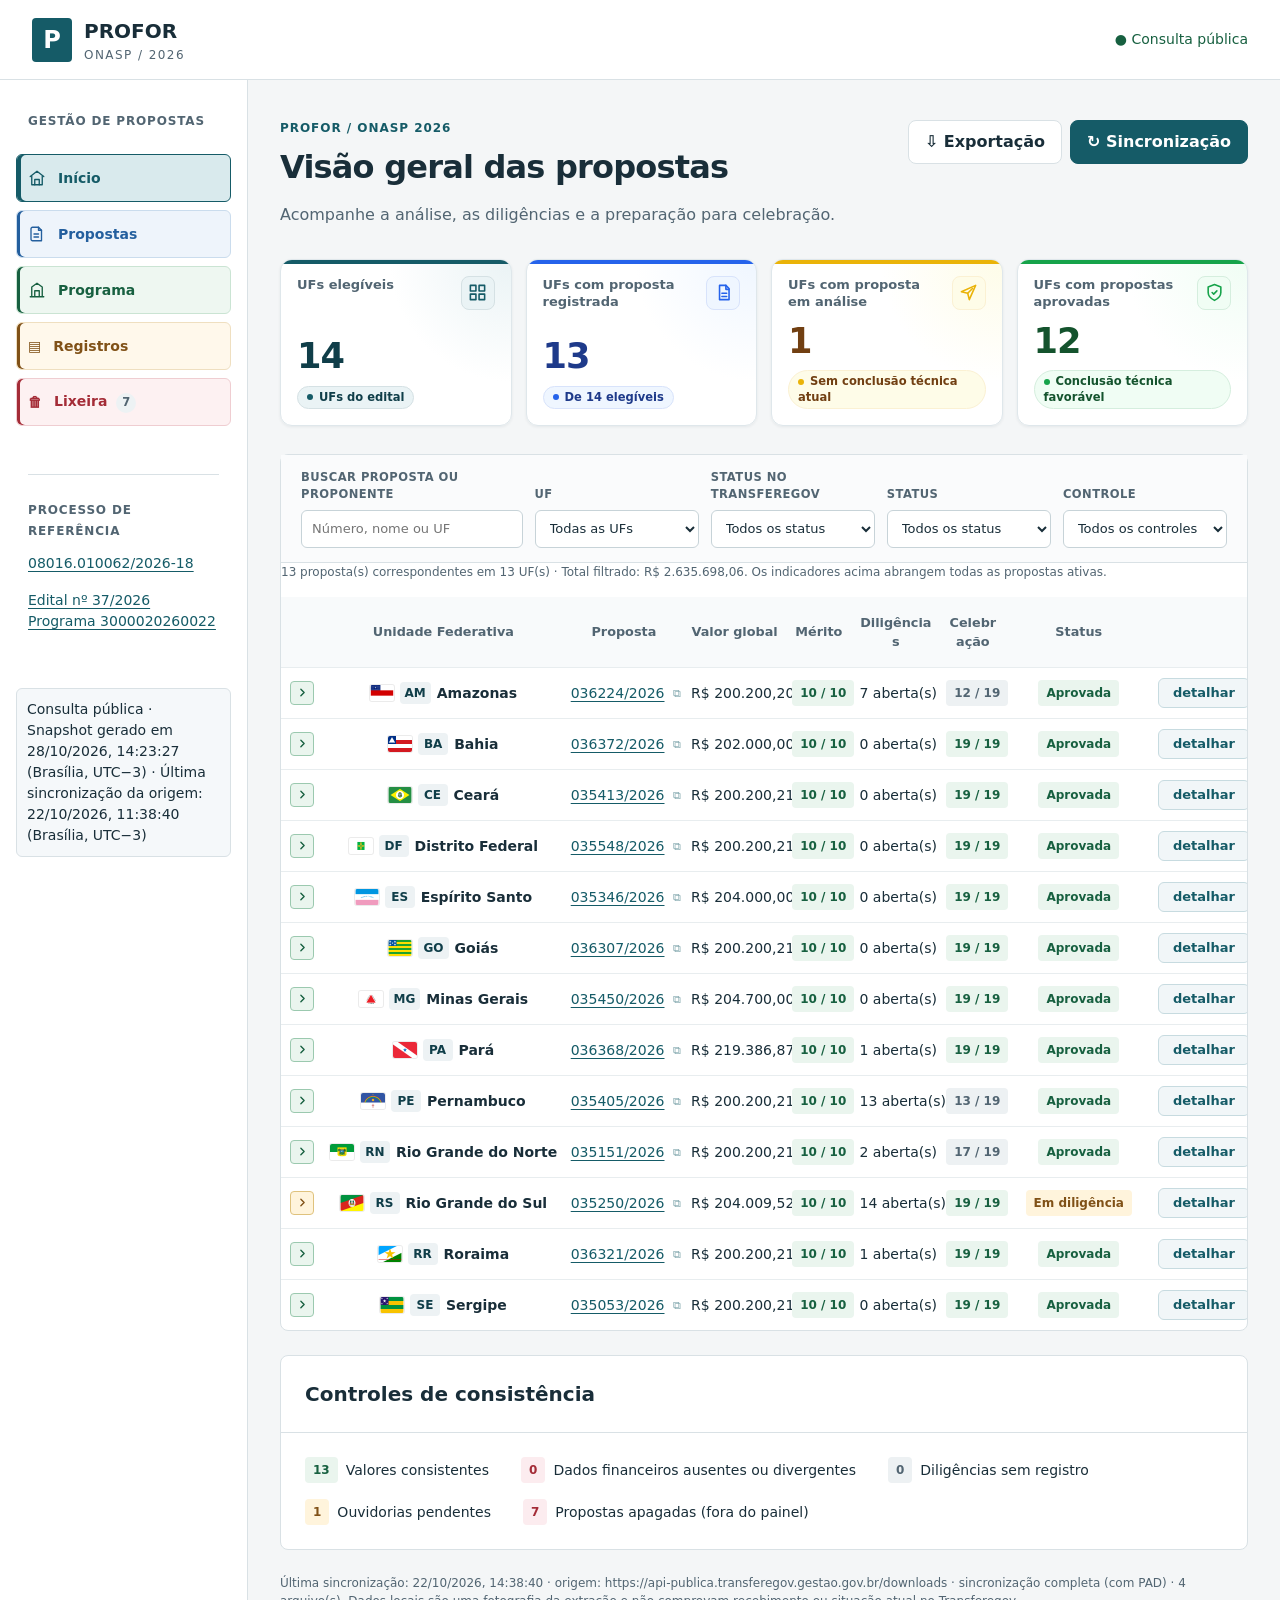
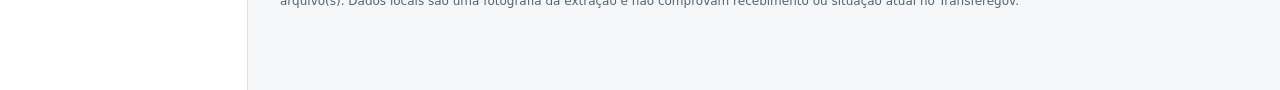
<file: docs/index.html>
<!doctype html>
<html lang="pt-BR">
<head>
  <meta charset="utf-8">
  <meta name="viewport" content="width=device-width, initial-scale=1">
  <meta http-equiv="Content-Security-Policy" content="default-src 'self'; script-src 'self' 'unsafe-inline'; style-src 'self' 'unsafe-inline'; img-src 'self' data:; connect-src 'self' data:; object-src 'none'; base-uri 'none'">
  <meta name="color-scheme" content="light">
  <title>PROFOR / ONASP 2026 — Gestão de propostas</title>
  <link rel="icon" href="data:,">
  <link rel="stylesheet" href="styles.css?v=9764ea73">
  <script>window.PROFOR_READ_ONLY = true;</script>
  <script src="domain.js?v=86dac77e" defer></script>
  <script src="sync-apply.js?v=6b9aa9f1" defer></script>
  <script src="bandeiras-uf.js?v=37b93c13" defer></script>
  <script src="dados_publicos.js?v=fcf6dd17" defer></script>
  <script src="public-storage.js?v=ae4aac9c" defer></script>
  <script src="report.js?v=ec6a9342" defer></script>
  <script src="app.js?v=966086b4" defer></script>
</head>
<body>
  <a class="skip" href="#main">Ir ao conteúdo</a>
  <header class="topbar">
    <a class="brand" href="#painel" aria-label="PROFOR, painel inicial">
      <span class="brand-mark">P</span>
      <span>PROFOR <small>ONASP / 2026</small></span>
    </a>
    <span class="local-label public-label">● Consulta pública</span>
  </header>
  <div class="shell">
    <aside class="sidebar" aria-label="Navegação principal">
      <div class="section-label">GESTÃO DE PROPOSTAS</div>
      <a href="#painel" id="nav-panel" class="nav-link"><svg class="nav-icon" viewBox="0 0 24 24" aria-hidden="true"><path d="m3 10 9-7 9 7"/><path d="M5 9.5V21h14V9.5"/><path d="M9 21v-7h6v7"/></svg><span>Início</span></a>
      <button id="props-open" class="nav-link" aria-expanded="false" aria-controls="uf-props-nav"><svg class="nav-icon" viewBox="0 0 24 24" aria-hidden="true"><path d="M6 3h8l4 4v14H6a2 2 0 0 1-2-2V5a2 2 0 0 1 2-2Z"/><path d="M14 3v4h4M8 12h6M8 16h6"/></svg><span>Propostas</span></button>
      <nav id="uf-props-nav" class="side-nav" aria-label="Propostas por UF" hidden></nav>
      <a href="#programa/dados" id="nav-program" class="nav-link"><svg class="nav-icon" viewBox="0 0 24 24" aria-hidden="true"><path d="M3 21h18M5 21V8l7-5 7 5v13M9 21v-8h6v8"/></svg><span>Programa</span></a>
      <button id="server-open" class="nav-link" hidden>⏻ <span>Ligar servidor</span></button>
      <a href="#registros" id="nav-records" class="nav-link">▤ <span>Registros</span></a>
      <a href="#apagadas" id="nav-deleted" class="nav-link">🗑 <span>Lixeira <span id="del-count" class="nav-count"></span></span></a>
      <div class="side-context">
        <span class="section-label">PROCESSO DE REFERÊNCIA</span>
        <p><a href="https://sei.mj.gov.br/sei/controlador.php?acao=procedimento_trabalhar&amp;id_procedimento=40199139" target="_blank" rel="noopener noreferrer" aria-label="Abrir processo SEI 08016.010062/2026-18">08016.010062/2026-18</a></p>
        <p><a href="https://masselorc.github.io/PROFOR-2026/programa/edital-37-dou.pdf" target="_blank" rel="noopener noreferrer" aria-label="Abrir Edital nº 37/2026 em PDF">Edital nº 37/2026</a><br><a href="https://discricionarias.transferegov.sistema.gov.br/voluntarias/programa/ConsultarPrograma/ResultadoDaConsultaDeProgramaDeConvenioDetalhar.do" target="_blank" rel="noopener noreferrer" aria-label="Abrir a página do programa 3000020260022 no Transferegov">Programa 3000020260022</a></p>
      </div>
      <small id="save-state" data-state="loading" role="status" aria-live="polite" aria-atomic="true">Carregando dados públicos…</small>
    </aside>
    <main id="main" tabindex="-1">
      <div class="empty">
        <h1>Abrindo o PROFOR</h1>
        <p>Carregando o banco salvo na pasta do sistema.</p>
      </div>
    </main>
  </div>
  <div id="notice" class="notice" role="status" aria-live="polite" hidden></div>
  <dialog id="modal" aria-labelledby="modal-title">
    <div class="dialog-head">
      <h2 id="modal-title"></h2>
      <button id="modal-close" class="quiet" aria-label="Fechar janela">✕</button>
    </div>
    <div id="modal-content"></div>
  </dialog>
  <noscript>Ative o JavaScript para usar o sistema.</noscript>
</body>
</html>
</file>
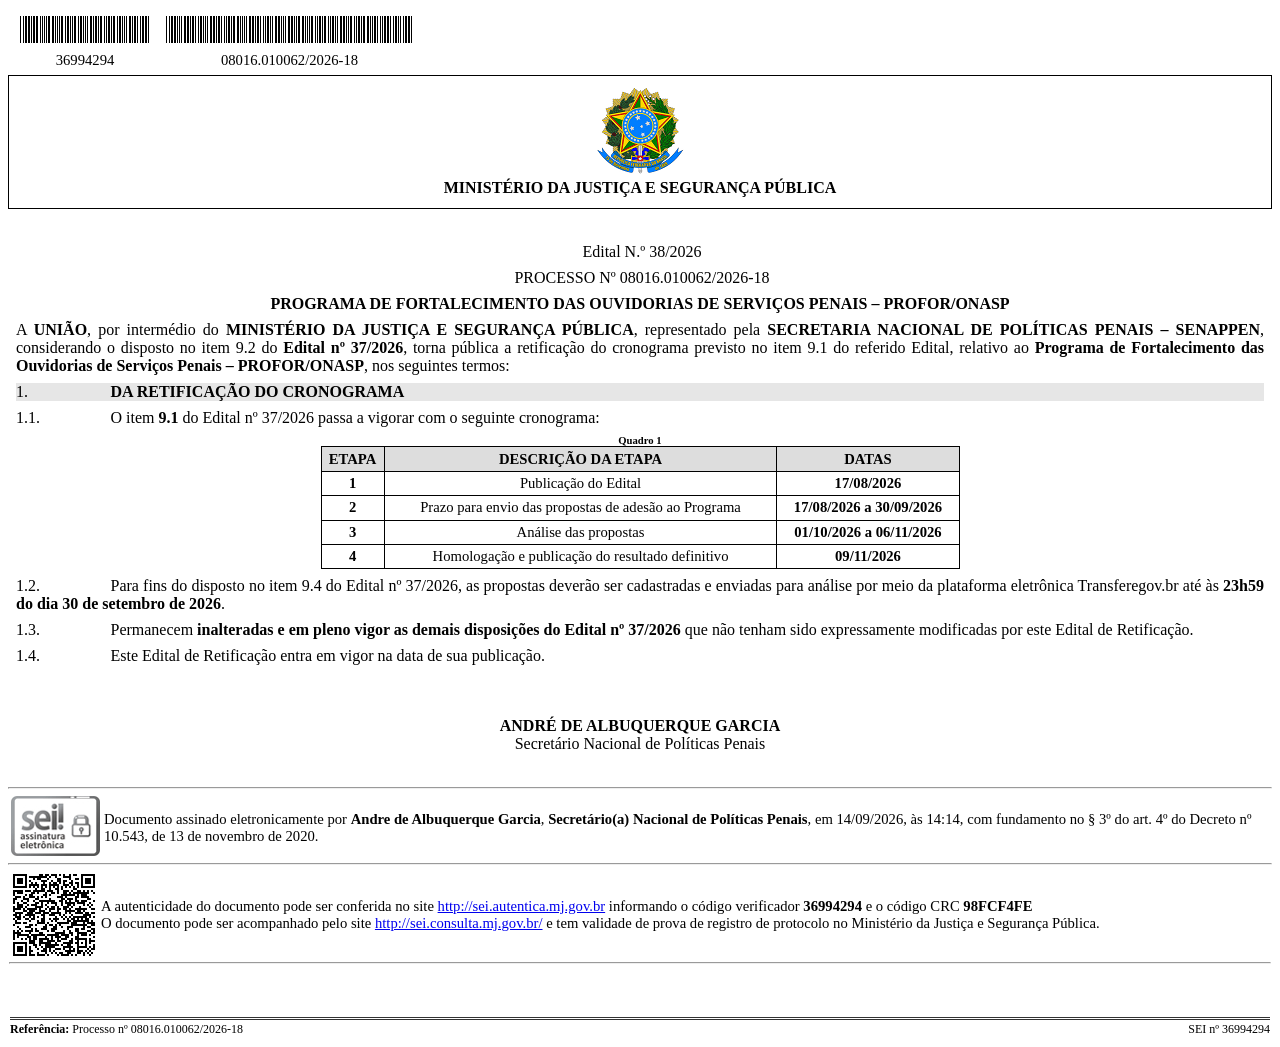
<file: docs/programa/edital-38-sei.html>
<!DOCTYPE html>
<html lang="pt-br" >
<head>
<title>SEI/MJ - 36994294 - Edital</title>
<meta http-equiv="Pragma" content="no-cache" />
<meta name="robots" content="noindex" />
<meta http-equiv="Content-Type" content="text/html; charset=utf-8" />
<style>:root{--ck-color-mention-background:rgba(153,0,48,.1);--ck-color-mention-text:#990030}.infra-doc .mention{background:var(--ck-color-mention-background);color:var(--ck-color-mention-text)}.infra-doc code{background-color:hsla(0,0%,78%,.3);border-radius:2px;padding:.15em}.infra-doc blockquote{border-left:5px solid #ccc;font-style:italic;margin-left:0;margin-right:0;overflow:hidden;padding-left:1.5em;padding-right:1.5em}.infra-doc[dir=rtl] blockquote{border-left:0;border-right:5px solid #ccc}.infra-doc pre{background:hsla(0,0%,78%,.3);border:1px solid #c4c4c4;border-radius:2px;color:#353535;direction:ltr;font-style:normal;min-width:200px;padding:1em;tab-size:4;text-align:left;white-space:pre-wrap}.infra-doc pre code{background:unset;border-radius:0;padding:0}.infra-doc .text-tiny{font-size:.7em}.infra-doc .text-small{font-size:.85em}.infra-doc .text-big{font-size:1.4em}.infra-doc .text-huge{font-size:1.8em}:root{--ck-highlight-marker-yellow:#fdfd77;--ck-highlight-marker-green:#62f962;--ck-highlight-marker-pink:#fc7899;--ck-highlight-marker-blue:#72ccfd;--ck-highlight-pen-red:#e71313;--ck-highlight-pen-green:#128a00}.infra-doc .marker-yellow{background-color:var(--ck-highlight-marker-yellow)}.infra-doc .marker-green{background-color:var(--ck-highlight-marker-green)}.infra-doc .marker-pink{background-color:var(--ck-highlight-marker-pink)}.infra-doc .marker-blue{background-color:var(--ck-highlight-marker-blue)}.infra-doc .pen-red{background-color:transparent;color:var(--ck-highlight-pen-red)}.infra-doc .pen-green{background-color:transparent;color:var(--ck-highlight-pen-green)}.infra-doc hr{background:#dedede;border:0;height:4px;margin:15px 0}:root{--ck-color-image-caption-background:#f7f7f7;--ck-color-image-caption-text:#333}.infra-doc .image>figcaption{background-color:var(--ck-color-image-caption-background);caption-side:bottom;color:var(--ck-color-image-caption-text);display:table-caption;font-size:.75em;outline-offset:-1px;padding:.6em;word-break:break-word}@media (forced-colors:active){.infra-doc .image>figcaption{background-color:unset;color:unset}}.infra-doc img.image_resized{height:auto}.infra-doc .image.image_resized{box-sizing:border-box;display:block;max-width:100%}.infra-doc .image.image_resized img{width:100%}.infra-doc .image.image_resized>figcaption{display:block}:root{--ck-image-style-spacing:1.5em;--ck-inline-image-style-spacing:calc(var(--ck-image-style-spacing)/2)}.infra-doc .image.image-style-block-align-left,.infra-doc .image.image-style-block-align-right{max-width:calc(100% - var(--ck-image-style-spacing))}.infra-doc .image.image-style-align-left,.infra-doc .image.image-style-align-right{clear:none}.infra-doc .image.image-style-side{float:right;margin-left:var(--ck-image-style-spacing);max-width:50%}.infra-doc .image.image-style-align-left{float:left;margin-right:var(--ck-image-style-spacing)}.infra-doc .image.image-style-align-right{float:right;margin-left:var(--ck-image-style-spacing)}.infra-doc .image.image-style-block-align-right{margin-left:auto;margin-right:0}.infra-doc .image.image-style-block-align-left{margin-left:0;margin-right:auto}.infra-doc .image-style-align-center{margin-left:auto;margin-right:auto}.infra-doc .image-style-align-left{float:left;margin-right:var(--ck-image-style-spacing)}.infra-doc .image-style-align-right{float:right;margin-left:var(--ck-image-style-spacing)}.infra-doc p+.image.image-style-align-left,.infra-doc p+.image.image-style-align-right,.infra-doc p+.image.image-style-side{margin-top:0}.infra-doc .image-inline.image-style-align-left,.infra-doc .image-inline.image-style-align-right{margin-bottom:var(--ck-inline-image-style-spacing);margin-top:var(--ck-inline-image-style-spacing)}.infra-doc .image-inline.image-style-align-left{margin-right:var(--ck-inline-image-style-spacing)}.infra-doc .image-inline.image-style-align-right{margin-left:var(--ck-inline-image-style-spacing)}.infra-doc .image{clear:both;display:table;margin:.9em auto;min-width:50px;text-align:center}.infra-doc .image img{display:block;height:auto;margin:0 auto;max-width:100%;min-width:100%}.infra-doc .image-inline{align-items:flex-start;display:inline-flex;max-width:100%}.infra-doc .image-inline picture{display:flex}.infra-doc .image-inline img,.infra-doc .image-inline picture{flex-grow:1;flex-shrink:1;max-width:100%}.infra-doc ol{list-style-type:decimal}.infra-doc ol ol{list-style-type:lower-latin}.infra-doc ol ol ol{list-style-type:lower-roman}.infra-doc ol ol ol ol{list-style-type:upper-latin}.infra-doc ol ol ol ol ol{list-style-type:upper-roman}.infra-doc ul{list-style-type:disc}.infra-doc ul ul{list-style-type:circle}.infra-doc ul ul ul,.infra-doc ul ul ul ul{list-style-type:square}.infra-doc ol.infra-editor__lista,.infra-doc ol.infra-editor__lista ol,.infra-doc ol.infra-editor__lista ol ol,.infra-doc ol.infra-editor__lista ol ol ol,.infra-doc ol.infra-editor__lista ol ol ol ol{counter-reset:item;list-style:none;padding-left:40px;position:relative}.infra-doc ol.infra-editor__lista li{counter-increment:item}.infra-doc ol.infra-editor__lista li:before{box-sizing:border-box;content:counter(item,decimal) ")";display:block;left:0;padding-right:8px;position:absolute;text-align:right;width:40px}.infra-doc ol.infra-editor__lista ul>li{counter-increment:unset}.infra-doc ol.infra-editor__lista ul>li:before{content:none!important}.infra-doc ol.infra-editor__lista li li:before{content:counter(item,lower-latin) ")"}.infra-doc ol.infra-editor__lista li li li:before{content:counter(item,upper-roman) "."}.infra-doc ol.infra-editor__lista li li li li:before{content:counter(item,upper-latin) ")"}.infra-doc ol.infra-editor__lista li li li li li:before{content:counter(item,decimal) " -"}.infra-doc ol.infra-editor__lista.list-reversed{counter-reset:item 2}.infra-doc ol.infra-editor__lista.list-reversed>li{counter-increment:item -1}.infra-doc ol.infra-editor__lista.list-style-type-decimal>li:before{content:counter(item,decimal) "."!important}.infra-doc ol.infra-editor__lista.list-style-type-decimal-bracket>li:before{content:counter(item,decimal) ")"!important}.infra-doc ol.infra-editor__lista.list-style-type-decimal-dash>li:before{content:counter(item,decimal) " -"!important}.infra-doc ol.infra-editor__lista.list-style-type-upper-roman>li:before{content:counter(item,upper-roman) "."!important}.infra-doc ol.infra-editor__lista.list-style-type-lower-alpha>li:before{content:counter(item,lower-alpha) ")"!important}.infra-doc ol.infra-editor__lista.list-style-type-upper-alpha>li:before{content:counter(item,upper-alpha) ")"!important}.infra-doc ol.infra-editor__lista.list-style-type-lower-latin>li:before{content:counter(item,lower-latin) ")"!important}.infra-doc ol.infra-editor__lista.list-style-type-upper-latin>li:before{content:counter(item,upper-latin) ")"!important}:root{--ck-todo-list-checkmark-size:16px}.infra-doc .todo-list{list-style:none}.infra-doc .todo-list li{margin-bottom:5px;position:relative}.infra-doc .todo-list li .todo-list{margin-top:5px}.infra-doc .todo-list .todo-list__label>input{-webkit-appearance:none;border:0;display:inline-block;height:var(--ck-todo-list-checkmark-size);left:-25px;margin-left:0;margin-right:-15px;position:relative;right:0;vertical-align:middle;width:var(--ck-todo-list-checkmark-size)}.infra-doc[dir=rtl] .todo-list .todo-list__label>input{left:0;margin-left:-15px;margin-right:0;right:-25px}.infra-doc .todo-list .todo-list__label>input:before{border:1px solid #333;border-radius:2px;box-sizing:border-box;content:"";display:block;height:100%;position:absolute;transition:box-shadow .25s ease-in-out;width:100%}@media (prefers-reduced-motion:reduce){.infra-doc .todo-list .todo-list__label>input:before{transition:none}}.infra-doc .todo-list .todo-list__label>input:after{border-color:transparent;border-style:solid;border-width:0 calc(var(--ck-todo-list-checkmark-size)/8) calc(var(--ck-todo-list-checkmark-size)/8) 0;box-sizing:content-box;content:"";display:block;height:calc(var(--ck-todo-list-checkmark-size)/2.6);left:calc(var(--ck-todo-list-checkmark-size)/3);pointer-events:none;position:absolute;top:calc(var(--ck-todo-list-checkmark-size)/5.3);transform:rotate(45deg);width:calc(var(--ck-todo-list-checkmark-size)/5.3)}.infra-doc .todo-list .todo-list__label>input[checked]:before{background:#26ab33;border-color:#26ab33}.infra-doc .todo-list .todo-list__label>input[checked]:after{border-color:#fff}.infra-doc .todo-list .todo-list__label .todo-list__label__description{vertical-align:middle}.infra-doc .todo-list .todo-list__label.todo-list__label_without-description input[type=checkbox]{position:absolute}.infra-doc .media{clear:both;display:block;margin:.9em 0;min-width:15em}.infra-doc .page-break{align-items:center;clear:both;display:flex;justify-content:center;padding:5px 0;position:relative}.infra-doc .page-break:after{border-bottom:2px dashed #c4c4c4;content:"";position:absolute;width:100%}.infra-doc .page-break__label{background:#fff;border:1px solid #c4c4c4;border-radius:2px;box-shadow:2px 2px 1px rgba(0,0,0,.15);color:#333;display:block;font-family:Helvetica,Arial,Tahoma,Verdana,Sans-Serif;font-size:.75em;font-weight:700;padding:.3em .6em;position:relative;text-transform:uppercase;-webkit-user-select:none;-moz-user-select:none;-ms-user-select:none;user-select:none;z-index:1}@media print{.infra-doc .page-break{padding:0}.infra-doc .page-break:after{display:none}.infra-doc :has(+.page-break){margin-bottom:0}}.infra-doc[dir=rtl] .table th{text-align:right}.infra-doc[dir=ltr] .table th{text-align:left}.infra-doc figure.table:not(.layout-table){display:table}.infra-doc figure.table:not(.layout-table)>table{height:100%;width:100%}.infra-doc .table:not(.layout-table){margin:.9em auto}.infra-doc figure.table:not(.layout-table)>table,.infra-doc table.table:not(.layout-table){border:1px double #b3b3b3;border-collapse:collapse;border-spacing:0}.infra-doc figure.table:not(.layout-table)>table>tbody>tr>th,.infra-doc figure.table:not(.layout-table)>table>thead>tr>th,.infra-doc table.table:not(.layout-table)>tbody>tr>th,.infra-doc table.table:not(.layout-table)>thead>tr>th{background:rgba(0,0,0,.05);font-weight:700}.infra-doc figure.table:not(.layout-table)>table>tbody>tr>td,.infra-doc figure.table:not(.layout-table)>table>tbody>tr>th,.infra-doc figure.table:not(.layout-table)>table>thead>tr>td,.infra-doc figure.table:not(.layout-table)>table>thead>tr>th,.infra-doc table.table:not(.layout-table)>tbody>tr>td,.infra-doc table.table:not(.layout-table)>tbody>tr>th,.infra-doc table.table:not(.layout-table)>thead>tr>td,.infra-doc table.table:not(.layout-table)>thead>tr>th{border:1px solid #bfbfbf;min-width:2em;padding:.4em}@media print{.infra-doc figure.table>table{height:auto}}.infra-doc figure.table.layout-table,.infra-doc table.table.layout-table{margin-bottom:0;margin-top:0}.infra-doc figure.table.layout-table>table,.infra-doc table.table.layout-table{border-spacing:0}:root{--ck-color-selector-caption-background:#f7f7f7;--ck-color-selector-caption-text:#333}.infra-doc .table>figcaption{background-color:var(--ck-color-selector-caption-background);caption-side:top;color:var(--ck-color-selector-caption-text);display:table-caption;font-size:.75em;outline-offset:-1px;padding:.6em;text-align:center;word-break:break-word}@media (forced-colors:active){.infra-doc .table>figcaption{background-color:unset;color:unset}}.infra-doc .table .ck-table-resized{table-layout:fixed}.infra-doc .table td,.infra-doc .table th{overflow-wrap:break-word}.infra-doc .infra-doc-tabela.infra-doc-tabela__academico,.infra-doc .infra-doc-tabela.infra-doc-tabela__academico>*>tr>*,.infra-doc .infra-doc-tabela.infra-doc-tabela__academico>table,.infra-doc .infra-doc-tabela.infra-doc-tabela__academico>table>*>tr>*,.infra-doc .infra-doc-tabela.infra-doc-tabela__elegante,.infra-doc .infra-doc-tabela.infra-doc-tabela__elegante>*>tr>*,.infra-doc .infra-doc-tabela.infra-doc-tabela__elegante>table,.infra-doc .infra-doc-tabela.infra-doc-tabela__elegante>table>*>tr>*,.infra-doc .infra-doc-tabela.infra-doc-tabela__zcb,.infra-doc .infra-doc-tabela.infra-doc-tabela__zcb>*>tr>*,.infra-doc .infra-doc-tabela.infra-doc-tabela__zcb>table,.infra-doc .infra-doc-tabela.infra-doc-tabela__zcb>table>*>tr>*,.infra-doc .infra-doc-tabela.infra-doc-tabela__zcbeplcfc,.infra-doc .infra-doc-tabela.infra-doc-tabela__zcbeplcfc>*>tr>*,.infra-doc .infra-doc-tabela.infra-doc-tabela__zcbeplcfc>table,.infra-doc .infra-doc-tabela.infra-doc-tabela__zcbeplcfc>table>*>tr>*,.infra-doc .infra-doc-tabela.infra-doc-tabela__zcbeplcfp,.infra-doc .infra-doc-tabela.infra-doc-tabela__zcbeplcfp>*>tr>*,.infra-doc .infra-doc-tabela.infra-doc-tabela__zcbeplcfp>table,.infra-doc .infra-doc-tabela.infra-doc-tabela__zcbeplcfp>table>*>tr>*,.infra-doc .infra-doc-tabela.infra-doc-tabela__zcbplepcsf,.infra-doc .infra-doc-tabela.infra-doc-tabela__zcbplepcsf>*>tr>*,.infra-doc .infra-doc-tabela.infra-doc-tabela__zcbplepcsf>table,.infra-doc .infra-doc-tabela.infra-doc-tabela__zcbplepcsf>table>*>tr>*,.infra-doc .infra-doc-tabela.infra-doc-tabela__zcfcbplepccfc,.infra-doc .infra-doc-tabela.infra-doc-tabela__zcfcbplepccfc>*>tr>*,.infra-doc .infra-doc-tabela.infra-doc-tabela__zcfcbplepccfc>table,.infra-doc .infra-doc-tabela.infra-doc-tabela__zcfcbplepccfc>table>*>tr>*,.infra-doc .infra-doc-tabela.infra-doc-tabela__zcfcbplpccfp,.infra-doc .infra-doc-tabela.infra-doc-tabela__zcfcbplpccfp>*>tr>*,.infra-doc .infra-doc-tabela.infra-doc-tabela__zcfcbplpccfp>table,.infra-doc .infra-doc-tabela.infra-doc-tabela__zcfcbplpccfp>table>*>tr>*{border:none!important}.infra-doc .infra-doc-tabela.infra-doc-tabela__academico>*>tr>*,.infra-doc .infra-doc-tabela.infra-doc-tabela__academico>table>*>tr>*,.infra-doc .infra-doc-tabela.infra-doc-tabela__elegante>*>tr>*,.infra-doc .infra-doc-tabela.infra-doc-tabela__elegante>table>*>tr>*,.infra-doc .infra-doc-tabela.infra-doc-tabela__zcb>*>tr>*,.infra-doc .infra-doc-tabela.infra-doc-tabela__zcb>table>*>tr>*,.infra-doc .infra-doc-tabela.infra-doc-tabela__zcbeplcfc>*>tr>*,.infra-doc .infra-doc-tabela.infra-doc-tabela__zcbeplcfc>table>*>tr>*,.infra-doc .infra-doc-tabela.infra-doc-tabela__zcbeplcfp>*>tr>*,.infra-doc .infra-doc-tabela.infra-doc-tabela__zcbeplcfp>table>*>tr>*,.infra-doc .infra-doc-tabela.infra-doc-tabela__zcbplepcsf>*>tr>*,.infra-doc .infra-doc-tabela.infra-doc-tabela__zcbplepcsf>table>*>tr>*,.infra-doc .infra-doc-tabela.infra-doc-tabela__zcfcbplepccfc>*>tr>*,.infra-doc .infra-doc-tabela.infra-doc-tabela__zcfcbplepccfc>table>*>tr>*,.infra-doc .infra-doc-tabela.infra-doc-tabela__zcfcbplpccfp>*>tr>*,.infra-doc .infra-doc-tabela.infra-doc-tabela__zcfcbplpccfp>table>*>tr>*{background-color:transparent!important;text-align:center}.infra-doc .infra-doc-tabela.infra-doc-tabela__academico:has(tbody)>*>tr>*,.infra-doc .infra-doc-tabela.infra-doc-tabela__academico:has(tbody)>table>*>tr>*,.infra-doc .infra-doc-tabela.infra-doc-tabela__elegante:has(tbody)>*>tr>*,.infra-doc .infra-doc-tabela.infra-doc-tabela__elegante:has(tbody)>table>*>tr>*,.infra-doc .infra-doc-tabela.infra-doc-tabela__zcb:has(tbody)>*>tr>*,.infra-doc .infra-doc-tabela.infra-doc-tabela__zcb:has(tbody)>table>*>tr>*,.infra-doc .infra-doc-tabela.infra-doc-tabela__zcbeplcfc:has(tbody)>*>tr>*,.infra-doc .infra-doc-tabela.infra-doc-tabela__zcbeplcfc:has(tbody)>table>*>tr>*,.infra-doc .infra-doc-tabela.infra-doc-tabela__zcbeplcfp:has(tbody)>*>tr>*,.infra-doc .infra-doc-tabela.infra-doc-tabela__zcbeplcfp:has(tbody)>table>*>tr>*,.infra-doc .infra-doc-tabela.infra-doc-tabela__zcbplepcsf:has(tbody)>*>tr>*,.infra-doc .infra-doc-tabela.infra-doc-tabela__zcbplepcsf:has(tbody)>table>*>tr>*,.infra-doc .infra-doc-tabela.infra-doc-tabela__zcfcbplepccfc:has(tbody)>*>tr>*,.infra-doc .infra-doc-tabela.infra-doc-tabela__zcfcbplepccfc:has(tbody)>table>*>tr>*,.infra-doc .infra-doc-tabela.infra-doc-tabela__zcfcbplpccfp:has(tbody)>*>tr>*,.infra-doc .infra-doc-tabela.infra-doc-tabela__zcfcbplpccfp:has(tbody)>table>*>tr>*{background-clip:border-box!important}.infra-doc .infra-doc-tabela.infra-doc-tabela__zcb>*>tr>*,.infra-doc .infra-doc-tabela.infra-doc-tabela__zcb>table>*>tr>*{border:1px solid #000!important}.infra-doc .infra-doc-tabela.infra-doc-tabela__zcb>table>tbody>tr:nth-child(2n)>*,.infra-doc .infra-doc-tabela.infra-doc-tabela__zcb>table>thead>tr>th,.infra-doc .infra-doc-tabela.infra-doc-tabela__zcb>tbody>tr:nth-child(2n)>*,.infra-doc .infra-doc-tabela.infra-doc-tabela__zcb>thead>tr>th{background-color:#e5e5e5!important}.infra-doc .infra-doc-tabela.infra-doc-tabela__elegante>*>tr:first-child>*,.infra-doc .infra-doc-tabela.infra-doc-tabela__elegante>table>*>tr:first-child>*{border-top:2px solid #000!important}.infra-doc .infra-doc-tabela.infra-doc-tabela__elegante>table>thead+tbody>tr:first-child>*,.infra-doc .infra-doc-tabela.infra-doc-tabela__elegante>thead+tbody>tr:first-child>*{border-top:none!important}.infra-doc .infra-doc-tabela.infra-doc-tabela__elegante>*>tr>*,.infra-doc .infra-doc-tabela.infra-doc-tabela__elegante>table>*>tr>*{border-bottom:1px solid #000!important}.infra-doc .infra-doc-tabela.infra-doc-tabela__elegante>table>tbody>tr:last-child>*,.infra-doc .infra-doc-tabela.infra-doc-tabela__elegante>tbody>tr:last-child>*{border-bottom:2px solid #000!important}.infra-doc .infra-doc-tabela.infra-doc-tabela__elegante>table>tbody>tr:nth-child(odd)>td,.infra-doc .infra-doc-tabela.infra-doc-tabela__elegante>tbody>tr:nth-child(odd)>td{background-color:#e5e5e5!important}.infra-doc .infra-doc-tabela.infra-doc-tabela__elegante:not(:has(thead))>table>tbody>tr:nth-child(odd)>td,.infra-doc .infra-doc-tabela.infra-doc-tabela__elegante:not(:has(thead))>tbody>tr:nth-child(odd)>td{background-color:transparent!important}.infra-doc .infra-doc-tabela.infra-doc-tabela__elegante:not(:has(thead))>table>tbody>tr:nth-child(2n)>td,.infra-doc .infra-doc-tabela.infra-doc-tabela__elegante:not(:has(thead))>tbody>tr:nth-child(2n)>td{background-color:#e5e5e5!important}.infra-doc .infra-doc-tabela.infra-doc-tabela__zcbplepcsf>table>tbody>tr>td,.infra-doc .infra-doc-tabela.infra-doc-tabela__zcbplepcsf>tbody>tr>td{border:1px solid #000!important}.infra-doc .infra-doc-tabela.infra-doc-tabela__zcbplepcsf>table>thead>tr>th,.infra-doc .infra-doc-tabela.infra-doc-tabela__zcbplepcsf>thead>tr>th{border-bottom:1px solid #000!important}.infra-doc .infra-doc-tabela.infra-doc-tabela__zcbplepcsf>table>tbody>tr:nth-child(odd)>td,.infra-doc .infra-doc-tabela.infra-doc-tabela__zcbplepcsf>tbody>tr:nth-child(odd)>td{background-color:#e5e5e5!important}.infra-doc .infra-doc-tabela.infra-doc-tabela__zcbplepcsf:not(:has(thead))>table>tbody>tr:nth-child(odd)>td,.infra-doc .infra-doc-tabela.infra-doc-tabela__zcbplepcsf:not(:has(thead))>tbody>tr:nth-child(odd)>td{background-color:transparent!important}.infra-doc .infra-doc-tabela.infra-doc-tabela__zcbplepcsf:not(:has(thead))>table>tbody>tr:nth-child(2n)>td,.infra-doc .infra-doc-tabela.infra-doc-tabela__zcbplepcsf:not(:has(thead))>tbody>tr:nth-child(2n)>td{background-color:#e5e5e5!important}.infra-doc .infra-doc-tabela.infra-doc-tabela__zcbeplcfp>*>tr>*,.infra-doc .infra-doc-tabela.infra-doc-tabela__zcbeplcfp>table>*>tr>*{border:1px solid #999!important}.infra-doc .infra-doc-tabela.infra-doc-tabela__zcbeplcfp>table>tbody>tr:nth-child(2n)>td,.infra-doc .infra-doc-tabela.infra-doc-tabela__zcbeplcfp>tbody>tr:nth-child(2n)>td{background-color:#e5e5e5!important}.infra-doc .infra-doc-tabela.infra-doc-tabela__zcbeplcfp:not(:has(thead))>table>tbody>tr:nth-child(2n)>td,.infra-doc .infra-doc-tabela.infra-doc-tabela__zcbeplcfp:not(:has(thead))>tbody>tr:nth-child(2n)>td{background-color:transparent!important}.infra-doc .infra-doc-tabela.infra-doc-tabela__zcbeplcfp:not(:has(thead))>table>tbody>tr:nth-child(odd)>td,.infra-doc .infra-doc-tabela.infra-doc-tabela__zcbeplcfp:not(:has(thead))>tbody>tr:nth-child(odd)>td{background-color:#e5e5e5!important}.infra-doc .infra-doc-tabela.infra-doc-tabela__zcbeplcfp>*>tr>th,.infra-doc .infra-doc-tabela.infra-doc-tabela__zcbeplcfp>table>*>tr>th{background-color:#000!important;color:#fff!important}.infra-doc .infra-doc-tabela.infra-doc-tabela__zcfcbplpccfp>*>tr>*,.infra-doc .infra-doc-tabela.infra-doc-tabela__zcfcbplpccfp>table>*>tr>*{border:1px solid #999!important}.infra-doc .infra-doc-tabela.infra-doc-tabela__zcfcbplpccfp>table>tbody>tr:nth-child(2n)>td,.infra-doc .infra-doc-tabela.infra-doc-tabela__zcfcbplpccfp>tbody>tr:nth-child(2n)>td{background-color:#e5e5e5!important}.infra-doc .infra-doc-tabela.infra-doc-tabela__zcfcbplpccfp:not(:has(thead))>table>tbody>tr:nth-child(2n)>td,.infra-doc .infra-doc-tabela.infra-doc-tabela__zcfcbplpccfp:not(:has(thead))>tbody>tr:nth-child(2n)>td{background-color:transparent!important}.infra-doc .infra-doc-tabela.infra-doc-tabela__zcfcbplpccfp:not(:has(thead))>table>tbody>tr:nth-child(odd)>td,.infra-doc .infra-doc-tabela.infra-doc-tabela__zcfcbplpccfp:not(:has(thead))>tbody>tr:nth-child(odd)>td{background-color:#e5e5e5!important}.infra-doc .infra-doc-tabela.infra-doc-tabela__zcfcbplpccfp>*>tr>th,.infra-doc .infra-doc-tabela.infra-doc-tabela__zcfcbplpccfp>table>*>tr>th{background-color:#000!important;color:#fff!important}.infra-doc .infra-doc-tabela.infra-doc-tabela__zcbeplcfc>*>tr>*,.infra-doc .infra-doc-tabela.infra-doc-tabela__zcbeplcfc>table>*>tr>*{border:1px solid #000!important}.infra-doc .infra-doc-tabela.infra-doc-tabela__zcbeplcfc>table>tbody>tr:nth-child(2n)>td,.infra-doc .infra-doc-tabela.infra-doc-tabela__zcbeplcfc>tbody>tr:nth-child(2n)>td{background-color:#e5e5e5!important}.infra-doc .infra-doc-tabela.infra-doc-tabela__zcbeplcfc:not(:has(thead))>table>tbody>tr:nth-child(2n)>td,.infra-doc .infra-doc-tabela.infra-doc-tabela__zcbeplcfc:not(:has(thead))>tbody>tr:nth-child(2n)>td{background-color:transparent!important}.infra-doc .infra-doc-tabela.infra-doc-tabela__zcbeplcfc:not(:has(thead))>table>tbody>tr:nth-child(odd)>td,.infra-doc .infra-doc-tabela.infra-doc-tabela__zcbeplcfc:not(:has(thead))>tbody>tr:nth-child(odd)>td{background-color:#e5e5e5!important}.infra-doc .infra-doc-tabela.infra-doc-tabela__zcbeplcfc>*>tr>th,.infra-doc .infra-doc-tabela.infra-doc-tabela__zcbeplcfc>table>*>tr>th{background-color:#999!important;color:#fff!important}.infra-doc .infra-doc-tabela.infra-doc-tabela__zcfcbplepccfc>*>tr>*,.infra-doc .infra-doc-tabela.infra-doc-tabela__zcfcbplepccfc>table>*>tr>*{border:1px solid #000!important}.infra-doc .infra-doc-tabela.infra-doc-tabela__zcfcbplepccfc>table>tbody>tr:nth-child(2n)>td,.infra-doc .infra-doc-tabela.infra-doc-tabela__zcfcbplepccfc>tbody>tr:nth-child(2n)>td{background-color:#e5e5e5!important}.infra-doc .infra-doc-tabela.infra-doc-tabela__zcfcbplepccfc:not(:has(thead))>table>tbody>tr:nth-child(2n)>td,.infra-doc .infra-doc-tabela.infra-doc-tabela__zcfcbplepccfc:not(:has(thead))>tbody>tr:nth-child(2n)>td{background-color:transparent!important}.infra-doc .infra-doc-tabela.infra-doc-tabela__zcfcbplepccfc:not(:has(thead))>table>tbody>tr:nth-child(odd)>td,.infra-doc .infra-doc-tabela.infra-doc-tabela__zcfcbplepccfc:not(:has(thead))>tbody>tr:nth-child(odd)>td{background-color:#e5e5e5!important}.infra-doc .infra-doc-tabela.infra-doc-tabela__zcfcbplepccfc>*>tr>th,.infra-doc .infra-doc-tabela.infra-doc-tabela__zcfcbplepccfc>table>*>tr>th{background-color:#999!important;color:#fff!important}.infra-doc .infra-doc-tabela.infra-doc-tabela__academico{border-top:2px solid #000!important}.infra-doc .infra-doc-tabela.infra-doc-tabela__academico,.infra-doc .infra-doc-tabela.infra-doc-tabela__academico>table>thead>tr>th,.infra-doc .infra-doc-tabela.infra-doc-tabela__academico>thead>tr>th{border-bottom:2px solid #000!important}.infra-doc>.conteudo{overflow:auto}.infra-doc hr{all:revert}.infra-doc figure.table>table{margin:0!important}.infra-doc .table th{text-align:center}.infra-doc figure.table:not(.layout-table)>table>tbody>tr>td,.infra-doc figure.table:not(.layout-table)>table>tbody>tr>th,.infra-doc figure.table:not(.layout-table)>table>thead>tr>td,.infra-doc figure.table:not(.layout-table)>table>thead>tr>th,.infra-doc table.table:not(.layout-table)>tbody>tr>td,.infra-doc table.table:not(.layout-table)>tbody>tr>th,.infra-doc table.table:not(.layout-table)>thead>tr>td,.infra-doc table.table:not(.layout-table)>thead>tr>th{padding:.2em;position:relative}.infra-doc figure.table:not(.layout-table)>table,.infra-doc figure.table:not(.layout-table)>table>tbody>tr>td,.infra-doc figure.table:not(.layout-table)>table>tbody>tr>th,.infra-doc figure.table:not(.layout-table)>table>thead>tr>td,.infra-doc figure.table:not(.layout-table)>table>thead>tr>th,.infra-doc table.table:not(.layout-table),.infra-doc table.table:not(.layout-table)>tbody>tr>td,.infra-doc table.table:not(.layout-table)>tbody>tr>th,.infra-doc table.table:not(.layout-table)>thead>tr>td,.infra-doc table.table:not(.layout-table)>thead>tr>th{border:1px solid #000}.infra-doc .infra-doc-tabela>caption,.infra-doc .infra-doc-tabela>figcaption{display:table-caption;overflow-wrap:break-word;text-align:left}.infra-doc .infra-doc-tabela td p:first-of-type,.infra-doc .infra-doc-tabela th p:first-of-type{margin-top:0}.infra-doc .infra-doc-tabela td p:last-of-type,.infra-doc .infra-doc-tabela th p:last-of-type{margin-bottom:0}.infra-doc .infra-doc-tabela td p:only-of-type,.infra-doc .infra-doc-tabela th p:only-of-type{margin-bottom:0;margin-top:0}.infra-doc li>p{line-height:revert!important;margin-left:0!important;margin-right:0!important;text-indent:0!important}.infra-doc li>p:first-child{margin-top:.4em!important}.infra-doc li>p:last-child{margin-bottom:.4em!important}.infra-doc p{overflow-wrap:break-word!important}.infra-doc .table.ck-table-resized{table-layout:fixed}.infra-doc .table[border="0"]{border:transparent!important}.infra-doc .table:not(.infra-doc-tabela):not(.infra-editor__table){margin:0}.infra-doc .infra-editor__table{border-collapse:collapse;border-spacing:0;margin:.9em auto}.infra-doc .infra-editor__table.ck-table-resized{table-layout:fixed}.infra-doc[dir=rtl] .infra-editor__table th{text-align:right}.infra-doc .infra-editor__table th,.infra-doc[dir=ltr] .infra-editor__table th{text-align:left}.infra-doc .infra-editor__table td,.infra-doc .infra-editor__table th{min-width:2em;overflow-wrap:break-word;padding:.2em;position:relative}.infra-doc .infra-editor__table th{background:rgba(0,0,0,.05);font-weight:700;text-align:center}.infra-doc .infra-editor__table td p:first-of-type,.infra-doc .infra-editor__table th p:first-of-type{margin-top:0}.infra-doc .infra-editor__table td p:last-of-type,.infra-doc .infra-editor__table th p:last-of-type{margin-bottom:0}.infra-doc .infra-editor__table td p:only-of-type,.infra-doc .infra-editor__table th p:only-of-type{margin-bottom:0;margin-top:0}.infra-doc .infra-editor__table>caption{display:table-caption;overflow-wrap:break-word;text-align:left}hr[style]+.infra-editor__table{margin:0}.infra-editor__table[border="0"]{border:none!important}.notas-rodape__citacao>a,.notas-rodape__marcador{text-decoration:none}.notas-rodape__citacao>a:hover,.notas-rodape__marcador:hover{text-decoration:underline}</style><style>
p.Citacao {font-size:11pt;font-family:Calibri;word-wrap:normal;margin:4pt 0 4pt 160px;text-align:justify;} p.Item_Alinea_Letra {font-size:12pt;font-family:Calibri;text-indent:0mm;text-align:justify;word-wrap:normal;margin:6pt 6pt 6pt 120px;counter-increment:letra_minuscula;} p.Item_Alinea_Letra:before {content:counter(letra_minuscula, lower-latin) ") ";display:inline-block;width:5mm;font-weight:normal;} p.Item_Inciso_Romano {font-size:12pt;font-family:Calibri;text-align:justify;word-wrap:normal;text-indent:0mm;margin:6pt 6pt 6pt 120px;counter-increment:romano_maiusculo;counter-reset:letra_minuscula;} p.Item_Inciso_Romano:before {content:counter(romano_maiusculo, upper-roman) " - ";display:inline-block;width:15mm;font-weight:normal;} p.Item_Nivel1 {text-transform:uppercase;font-weight:bold;background-color:#e6e6e6;font-size:12pt;font-family:Calibri;text-align:justify;word-wrap:normal;text-indent:0;margin:6pt;counter-increment:item-n1;counter-reset:item-n2 item-n3 item-n4 item-n5 item-n6 item-n7 item-n8 romano_maiusculo letra_minuscula;} p.Item_Nivel1:before {content:counter(item-n1) ".";display:inline-block;width:25mm;font-weight:normal;} p.Item_Nivel2 {font-size:12pt;font-family:Calibri;text-indent:0mm;text-align:justify;word-wrap:normal;margin:6pt;counter-increment:item-n2;counter-reset:item-n3 item-n4 item-n5 item-n6 item-n7 item-n8 romano_maiusculo letra_minuscula;} p.Item_Nivel2:before {content:counter(item-n1) "." counter(item-n2) ".";display:inline-block;width:25mm;font-weight:normal;} p.Item_Nivel3 {font-size:12pt;font-family:Calibri;text-indent:0mm;text-align:justify;word-wrap:normal;margin:6pt;counter-increment:item-n3;counter-reset:item-n4 item-n5 item-n6 item-n7 item-n8 romano_maiusculo letra_minuscula;} p.Item_Nivel3:before {content:counter(item-n1) "." counter(item-n2) "." counter(item-n3) ".";display:inline-block;width:25mm;font-weight:normal;} p.Item_Nivel4 {font-size:12pt;font-family:Calibri;text-indent:0mm;text-align:justify;word-wrap:normal;margin:6pt;counter-increment:item-n4;counter-reset:item-n5 item-n6 item-n7 item-n8 romano_maiusculo letra_minuscula;} p.Item_Nivel4:before {content:counter(item-n1) "." counter(item-n2) "." counter(item-n3) "."  counter(item-n4) ".";display:inline-block;width:25mm;font-weight:normal;} p.Item_Nivel5 {font-size:12pt;font-family:Calibri;text-indent:0mm;text-align:justify;word-wrap:normal;margin:6pt;counter-increment:item-n5;counter-reset:item-n6 item-n7 item-n8 romano_maiusculo letra_minuscula;} p.Item_Nivel5:before {content:counter(item-n1) "." counter(item-n2) "." counter(item-n3) "."  counter(item-n4) "." counter(item-n5) ".";display:inline-block;width:25mm;font-weight:normal;} p.Item_Nivel6 {font-size:12pt;font-family:Calibri;text-indent:0mm;text-align:justify;word-wrap:normal;margin:6pt;counter-increment:item-n6;counter-reset:item-n7 item-n8 romano_maiusculo letra_minuscula;} p.Item_Nivel6:before {content:counter(item-n1) "." counter(item-n2) "." counter(item-n3) "." counter(item-n4) "." counter(item-n5) "."  counter(item-n6) ".";display:inline-block;width:25mm;font-weight:normal;} p.Item_Nivel7 {font-size:12pt;font-family:Calibri;text-indent:0mm;text-align:justify;word-wrap:normal;margin:6pt;counter-increment:item-n7;counter-reset:item-n8 romano_maiusculo letra_minuscula;} p.Item_Nivel7:before {content:counter(item-n1) "." counter(item-n2) "." counter(item-n3) "." counter(item-n4) "." counter(item-n5) "."  counter(item-n6)"." counter(item-n7) ".";display:inline-block;width:25mm;font-weight:normal;} p.Item_Nivel8 {font-size:12pt;font-family:Calibri;text-indent:0mm;text-align:justify;word-wrap:normal;margin:6pt;counter-increment:item-n8;counter-reset:romano_maiusculo letra_minuscula;} p.Item_Nivel8:before {content:counter(item-n1) "." counter(item-n2) "." counter(item-n3) "." counter(item-n4) "." counter(item-n5) "."  counter(item-n6) "." counter(item-n7) "." counter(item-n8) ".";display:inline-block;width:25mm;font-weight:normal;} p.NORMA_Alinea_Letra {font-size:12pt;font-family:Calibri;text-align:justify;word-wrap:normal;text-indent:12mm;margin:6pt;counter-increment:paragrafo-n1;counter-increment:letra_minuscula;} p.NORMA_Alinea_Letra:before {content:counter(letra_minuscula, lower-latin) ") ";display:inline-block;width:35mm;font-weight:normal;} p.NORMA_Artigo_Nivel1_ate_9 {font-size:12pt;font-family:Calibri;text-align:justify;word-wrap:normal;text-indent:12mm;margin:6pt;counter-increment:paragrafo-n1;counter-reset:paragrafo-n2 romano_maiusculo letra_minuscula;} p.NORMA_Artigo_Nivel1_ate_9:before {content:"Art." counter(paragrafo-n1) "º";display:inline-block;width:35mm;font-weight:normal;} p.NORMA_Artigo_Nivel1_de_10_adiante {font-size:12pt;font-family:Calibri;text-align:justify;word-wrap:normal;text-indent:12mm;margin:6pt;counter-increment:paragrafo-n1;counter-reset:paragrafo-n2 romano_maiusculo letra_minuscula;} p.NORMA_Artigo_Nivel1_de_10_adiante:before {content:"Art." counter(paragrafo-n1) ".";display:inline-block;width:35mm;font-weight:normal;} p.NORMA_Inciso {font-size:12pt;font-family:Calibri;text-indent:12mm;text-align:justify;word-wrap:normal;margin:6pt;counter-increment:romano_maiusculo;counter-reset:letra_minuscula;} p.NORMA_Inciso:before {content:counter(romano_maiusculo, upper-roman) " - ";display:inline-block;width:35mm;font-weight:normal;} p.NORMA_Paragrafo {font-size:12pt;font-family:Calibri;text-indent:12mm;text-align:justify;word-wrap:normal;margin:6pt;counter-increment:paragrafo-n2;counter-reset:romano_maiusculo letra_minuscula;} p.NORMA_Paragrafo:before {content:"§" counter(paragrafo-n2) ;display:inline-block;width:35mm;font-weight:normal;} p.NORMA_Paragrafo_unico {font-size:12pt;font-family:Calibri;text-indent:12mm;text-align:justify;word-wrap:normal;margin:6pt;} p.NORMA_Paragrafo_unico:before {content:"Parágrafo único." ;display:inline-block;width:40mm;font-weight:normal;} p.Paragrafo_Numerado_Nivel1 {font-size:12pt;font-family:Calibri;text-align:justify;word-wrap:normal;text-indent:0mm;margin:6pt;counter-increment:paragrafo-n1;counter-reset:paragrafo-n2 paragrafo-n3 romano_maiusculo letra_minuscula;} p.Paragrafo_Numerado_Nivel1:before {content:counter(paragrafo-n1) ".";display:inline-block;width:25mm;font-weight:normal;} p.Paragrafo_Numerado_Nivel1:before_ {content:counter(paragrafo-n1) ".";display:inline-block;width:25mm;font-weight:normal;} p.Paragrafo_Numerado_Nivel1_ {font-size:12pt;font-family:Calibri;text-align:justify;word-wrap:normal;text-indent:0mm;margin:6pt;counter-increment:paragrafo-n1;counter-reset:paragrafo-n2 paragrafo-n3 romano_maiusculo letra_minuscula;} p.Paragrafo_Numerado_Nivel2 {font-size:12pt;font-family:Calibri;text-indent:0mm;text-align:justify;word-wrap:normal;margin:6pt;counter-increment:paragrafo-n2;counter-reset:paragrafo-n3 romano_maiusculo letra_minuscula;} p.Paragrafo_Numerado_Nivel2:before {content:counter(paragrafo-n1) "." counter(paragrafo-n2) ".";display:inline-block;width:25mm;font-weight:normal;} p.Paragrafo_Numerado_Nivel3 {font-size:12pt;font-family:Calibri;text-indent:0mm;text-align:justify;word-wrap:normal;margin:6pt;counter-increment:paragrafo-n3;counter-reset:romano_maiusculo letra_minuscula;} p.Paragrafo_Numerado_Nivel3:before {content:counter(paragrafo-n1) "." counter(paragrafo-n2) "." counter(paragrafo-n3) ".";display:inline-block;width:25mm;font-weight:normal;} p.Tabela_Texto_8_Centralizado {font-size:8pt;font-family:Calibri;text-align:center;word-wrap:normal;margin:0 3pt 0 3pt;} p.Tabela_Texto_8_Direita {font-size:8pt;font-family:Calibri;text-align:right;word-wrap:normal;margin:0 3pt 0 3pt;} p.Tabela_Texto_8_Esquerda {font-size:8pt;font-family:Calibri;text-align:left;word-wrap:normal;margin:0 3pt 0 3pt;} p.Tabela_Texto_Alinhado_Direita {font-size:11pt;font-family:Calibri;text-align:right;word-wrap:normal;margin:0 3pt 0 3pt;} p.Tabela_Texto_Alinhado_Esquerda {font-size:11pt;font-family:Calibri;text-align:left;word-wrap:normal;margin:0 3pt 0 3pt;} p.Tabela_Texto_Centralizado {font-size:11pt;font-family:Calibri;text-align:center;word-wrap:normal;margin:0 3pt 0;} p.Tabela_Texto_Justificado {font-size:11pt;font-family:Calibri;text-align:justify;word-wrap:normal;margin:0 3pt 0 3pt;} p.Tachado {font-size:11pt;font-family:Calibri;text-indent:1.18in;text-align:justify;word-wrap:normal;text-decoration:line-through;} p.Teste_Calibri {font-size:12pt;font-family:Calibri;text-align:justify;word-wrap:normal;text-indent:0mm;margin:6pt;counter-increment:paragrafo-n1;counter-reset:paragrafo-n2 paragrafo-n3 romano_maiusculo letra_minuscula;} p.Texto_Alinhado_Direita {font-size:12pt;font-family:Calibri;text-align:right;word-wrap:normal;margin:6pt;} p.Texto_Alinhado_Esquerda {font-size:12pt;font-family:Calibri;text-align:left;word-wrap:normal;margin:6pt;} p.Texto_Alinhado_Esquerda_Espaçamento_Simples {font-size:12pt;font-family:Calibri;text-align:left;word-wrap:normal;margin:6pt;} p.Texto_Alinhado_Esquerda_Espacamento_Simples_Maiusc {font-size:12pt;font-family:Calibri;text-align:left;text-transform:uppercase;word-wrap:normal;margin:6pt;} p.Texto_Centralizado {font-size:12pt;font-family:Calibri;text-align:center;word-wrap:normal;margin:6pt;} p.Texto_Centralizado_Maiusculas {font-size:13pt;font-family:Calibri;text-align:center;text-transform:uppercase;word-wrap:normal;} p.Texto_Centralizado_Maiusculas_Negrito {font-weight:bold;font-size:13pt;font-family:Calibri;text-align:center;text-transform:uppercase;word-wrap:normal;} p.Texto_Citação {font-size:10pt;font-family:Calibri;word-wrap:normal;margin:4pt 0 4pt 1.18in;text-align:justify;} p.Texto_Ementa {font-size:10pt;font-family:Calibri;text-align:justify;word-wrap:normal;margin:4pt 0 4pt 3.14in;} p.Texto_Espaco_Duplo_Recuo_Primeira_Linha {letter-spacing:0.2em;font-weight:bold;font-size:12pt;font-family:Calibri;text-indent:25mm;text-align:justify;word-wrap:normal;margin:6pt;} p.Texto_Fundo_Cinza_Maiusculas_Negrito {text-transform:uppercase;font-weight:bold;background-color:#e6e6e6;font-size:12pt;font-family:Calibri;text-align:justify;word-wrap:normal;text-indent:0;margin:6pt;} p.Texto_Fundo_Cinza_Maiusculas_Negrito_Centralizado {text-transform:uppercase;font-weight:bold;background-color:#e6e6e6;font-size:12pt;font-family:Calibri;text-align:center;word-wrap:normal;text-indent:0;margin:6pt;} p.Texto_Fundo_Cinza_Negrito {font-weight:bold;background-color:#e6e6e6;font-size:12pt;font-family:Calibri;text-align:justify;word-wrap:normal;text-indent:0;margin:6pt;} p.Texto_Justificado {font-size:12pt;font-family:Calibri;text-align:justify;word-wrap:normal;text-indent:0;margin:6pt;} p.Texto_Justificado_Recuo_Primeira_Linha {font-size:12pt;font-family:Calibri;text-indent:25mm;text-align:justify;word-wrap:normal;margin:6pt;counter-increment:justificado_recuo;counter-reset:romano_maiusculo letra_minuscula;} p.Texto_Mono_Espaçado {font-size:8pt;font-family:Calibri;text-align:left;white-space:pre;word-wrap:normal;margin:2pt;} p.Titulo_1 {font-size:25pt;font-family:Calibri;text-align:center;word-wrap:normal;margin:0 3pt 0;} p.Titulo_2 {font-size:20pt;font-family:Calibri;text-align:center;word-wrap:normal;margin:0 3pt 0;} p.Titulo_3 {font-size:20pt;font-family:Calibri;text-align:left;word-wrap:normal;margin:6pt;} p.Titulo_certificados {font-size:20pt;font-family:Calibri;text-align:center;word-wrap:normal;margin:0 3pt 0;}
</style></head>
<body class="infra-doc">
<table style="margin-left: auto; margin-right: auto; width: 100%;" width="100%">
	<tbody>
		<tr>
			<td>
			<table align="left">
				<tbody>
					<tr>
						<td align="center">
						<p class="Tabela_Texto_Centralizado"><img alt="C&oacute;digo de Barras do Documento" src="[data-uri]" /></p>
						</td>
						<td align="center">
						<p class="Tabela_Texto_Centralizado"><img alt="C&oacute;digo de Barras do Processo" src="[data-uri]" /></p>
						</td>
					</tr>
					<tr>
						<td align="center">
						<p class="Tabela_Texto_Centralizado">36994294</p>
						</td>
						<td align="center">
						<p class="Tabela_Texto_Centralizado">08016.010062/2026-18</p>
						</td>
					</tr>
				</tbody>
			</table>
			</td>
		</tr>
	</tbody>
</table>
<table class="table" style="margin-left:auto;margin-right:auto;width:100%;" data-c="213"><tbody><tr><td><p class="Texto_Centralizado" data-c="214"><img src="[data-uri]" alt="Timbre"><br><strong>MINIST&Eacute;RIO DA JUSTI&Ccedil;A E SEGURAN&Ccedil;A P&Uacute;BLICA</strong></p></td></tr></tbody></table><p class="Texto_Centralizado" data-c="215">&nbsp;</p><p class="Texto_Centralizado">&nbsp;Edital N.&ordm; 38/2026</p>
<p class="Texto_Centralizado">&nbsp;PROCESSO N&ordm; 08016.010062/2026-18</p>
<p class="Texto_Centralizado" style="-webkit-text-stroke-width:0px;color:rgb(0, 0, 0);font-family:Calibri;font-size:medium;font-style:normal;font-variant-caps:normal;font-variant-ligatures:normal;font-weight:400;letter-spacing:normal;margin-bottom:8px;margin-right:8px;margin-top:8px;orphans:2;overflow-wrap:normal;text-align:center;text-decoration-color:initial;text-decoration-style:initial;text-decoration-thickness:initial;text-indent:0px;text-transform:none;white-space:normal;widows:2;word-spacing:0px;" data-c="1969"><span style="color:rgb(0,0,0);"><strong>PROGRAMA DE FORTALECIMENTO DAS OUVIDORIAS DE SERVI&Ccedil;OS PENAIS &#x2013; PROFOR/ONASP</strong></span></p><p class="Texto_Justificado" style="-webkit-text-stroke-width:0px;color:rgb(0, 0, 0);font-family:Calibri;font-size:medium;font-style:normal;font-variant-caps:normal;font-variant-ligatures:normal;font-weight:400;letter-spacing:normal;margin-bottom:8px;margin-right:8px;margin-top:8px;orphans:2;overflow-wrap:normal;text-align:justify;text-decoration-color:initial;text-decoration-style:initial;text-decoration-thickness:initial;text-indent:0px;text-transform:none;white-space:normal;widows:2;word-spacing:0px;" data-c="1970"><span style="color:rgb(0,0,0);">A <strong>UNI&Atilde;O</strong>, por interm&eacute;dio do <strong>MINIST&Eacute;RIO DA JUSTI&Ccedil;A E SEGURAN&Ccedil;A P&Uacute;BLICA</strong>, representado pela <strong>SECRETARIA NACIONAL DE POL&Iacute;TICAS PENAIS &#x2013; SENAPPEN</strong>, considerando o disposto no item 9.2 do <strong>Edital n&ordm; 37/2026</strong>, torna p&uacute;blica a retifica&ccedil;&atilde;o do cronograma previsto no item 9.1 do referido Edital, relativo ao <strong>Programa de Fortalecimento das Ouvidorias de Servi&ccedil;os Penais &#x2013; PROFOR/ONASP</strong>, nos seguintes termos:&nbsp;</span></p><p class="Item_Nivel1" style="-webkit-text-stroke-width:0px;background-color:rgb(230, 230, 230);color:rgb(0, 0, 0);font-family:Calibri;font-size:medium;font-style:normal;font-variant-caps:normal;font-variant-ligatures:normal;letter-spacing:normal;margin-bottom:8px;margin-right:8px;margin-top:8px;orphans:2;overflow-wrap:normal;text-align:justify;text-decoration-color:initial;text-decoration-style:initial;text-decoration-thickness:initial;text-indent:0px;text-transform:uppercase;white-space:normal;widows:2;word-spacing:0px;" data-c="1927"><span style="background-color:rgb(230,230,230);color:rgb(0,0,0);"><strong>DA RETIFICA&Ccedil;&Atilde;O DO CRONOGRAMA</strong></span></p><p class="Item_Nivel2" style="-webkit-text-stroke-width:0px;color:rgb(0, 0, 0);font-family:Calibri;font-size:medium;font-style:normal;font-variant-caps:normal;font-variant-ligatures:normal;font-weight:400;letter-spacing:normal;margin-bottom:8px;margin-right:8px;margin-top:8px;orphans:2;overflow-wrap:normal;text-align:justify;text-decoration-color:initial;text-decoration-style:initial;text-decoration-thickness:initial;text-indent:0px;text-transform:none;white-space:normal;widows:2;word-spacing:0px;" data-c="1928"><span style="color:rgb(0,0,0);">O item <strong>9.1</strong> do Edital n&ordm; 37/2026 passa a vigorar com o seguinte cronograma:&nbsp;</span></p><p class="Tabela_Texto_8_Centralizado" style="-webkit-text-stroke-width:0px;color:rgb(0, 0, 0);font-family:Calibri;font-size:8pt;font-style:normal;font-variant-caps:normal;font-variant-ligatures:normal;font-weight:400;letter-spacing:normal;margin-bottom:0px;margin-right:3pt;margin-top:0px;orphans:2;overflow-wrap:normal;text-align:center;text-decoration-color:initial;text-decoration-style:initial;text-decoration-thickness:initial;text-indent:0px;text-transform:none;white-space:normal;widows:2;word-spacing:0px;" data-c="1929"><span style="color:rgb(0,0,0);"><strong>Quadro 1</strong></span></p><table class="table infra-editor__table infra-doc-tabela" style="-webkit-text-stroke-width:0px;border-collapse:collapse;border-color:rgb(100, 100, 100);border-spacing:0px;color:rgb(0, 0, 0);font-family:&quot;Times New Roman&quot;;font-size:medium;font-style:normal;font-variant-caps:normal;font-variant-ligatures:normal;font-weight:400;letter-spacing:normal;margin:0px auto;orphans:2;text-align:start;text-decoration-color:initial;text-decoration-style:initial;text-decoration-thickness:initial;text-transform:none;white-space:normal;widows:2;width:639px;word-spacing:0px;" border="1" cellpadding="4" data-c="1930"><thead><tr><th class="dark-mode-color-black" style="background-color:rgb(221, 221, 221);border-color:rgb(0, 0, 0);min-width:2em;overflow-wrap:break-word;padding:0.2em;position:relative;text-align:center;width:42px;" data-c="1931"><p class="Tabela_Texto_Centralizado" style="font-family:Calibri;font-size:11pt;margin:0px 4px;overflow-wrap:normal;text-align:center;" data-c="1932"><strong>ETAPA</strong></p></th><th class="dark-mode-color-black" style="background-color:rgb(221, 221, 221);border-color:rgb(0, 0, 0);min-width:2em;overflow-wrap:break-word;padding:0.2em;position:relative;text-align:center;width:384px;" data-c="1933"><p class="Tabela_Texto_Centralizado" style="font-family:Calibri;font-size:11pt;margin:0px 4px;overflow-wrap:normal;text-align:center;" data-c="1934"><strong>DESCRI&Ccedil;&Atilde;O DA ETAPA</strong></p></th><th class="dark-mode-color-black" style="background-color:rgb(221, 221, 221);border-color:rgb(0, 0, 0);min-width:2em;overflow-wrap:break-word;padding:0.2em;position:relative;text-align:center;width:174px;" data-c="1935"><p class="Tabela_Texto_Centralizado" style="font-family:Calibri;font-size:11pt;margin:0px 4px;overflow-wrap:normal;text-align:center;" data-c="1936"><strong>DATAS</strong></p></th></tr></thead><tbody><tr><td style="border-color:rgb(0, 0, 0);min-width:2em;overflow-wrap:break-word;padding:0.2em;position:relative;width:42px;" data-c="1937"><p class="Tabela_Texto_Centralizado" style="font-family:Calibri;font-size:11pt;margin:0px 4px;overflow-wrap:normal;text-align:center;" data-c="1938"><strong>1</strong></p></td><td style="border-color:rgb(0, 0, 0);min-width:2em;overflow-wrap:break-word;padding:0.2em;position:relative;width:384px;" data-c="1939"><p class="Tabela_Texto_Centralizado" style="font-family:Calibri;font-size:11pt;margin:0px 4px;overflow-wrap:normal;text-align:center;" data-c="1940">Publica&ccedil;&atilde;o do Edital</p></td><td style="border-color:rgb(0, 0, 0);min-width:2em;overflow-wrap:break-word;padding:0.2em;position:relative;width:174px;" data-c="1941"><p class="Tabela_Texto_Centralizado" style="font-family:Calibri;font-size:11pt;margin:0px 4px;overflow-wrap:normal;text-align:center;" data-c="1942"><strong>17/08/2026</strong></p></td></tr><tr><td style="border-color:rgb(0, 0, 0);min-width:2em;overflow-wrap:break-word;padding:0.2em;position:relative;width:42px;" data-c="1943"><p class="Tabela_Texto_Centralizado" style="font-family:Calibri;font-size:11pt;margin:0px 4px;overflow-wrap:normal;text-align:center;" data-c="1944"><strong>2</strong></p></td><td style="border-color:rgb(0, 0, 0);min-width:2em;overflow-wrap:break-word;padding:0.2em;position:relative;width:384px;" data-c="1945"><p class="Tabela_Texto_Centralizado" style="font-family:Calibri;font-size:11pt;margin:0px 4px;overflow-wrap:normal;text-align:center;" data-c="1946">Prazo para envio das propostas de ades&atilde;o ao Programa</p></td><td style="border-color:rgb(0, 0, 0);min-width:2em;overflow-wrap:break-word;padding:0.2em;position:relative;width:174px;" data-c="1947"><p class="Tabela_Texto_Centralizado" style="font-family:Calibri;font-size:11pt;margin:0px 4px;overflow-wrap:normal;text-align:center;" data-c="1948"><strong>17/08/2026 a 30/09/2026</strong></p></td></tr><tr><td style="border-color:rgb(0, 0, 0);min-width:2em;overflow-wrap:break-word;padding:0.2em;position:relative;width:42px;" data-c="1949"><p class="Tabela_Texto_Centralizado" style="font-family:Calibri;font-size:11pt;margin:0px 4px;overflow-wrap:normal;text-align:center;" data-c="1950"><strong>3</strong></p></td><td style="border-color:rgb(0, 0, 0);min-width:2em;overflow-wrap:break-word;padding:0.2em;position:relative;width:384px;" data-c="1951"><p class="Tabela_Texto_Centralizado" style="font-family:Calibri;font-size:11pt;margin:0px 4px;overflow-wrap:normal;text-align:center;" data-c="1952">An&aacute;lise das propostas</p></td><td style="border-color:rgb(0, 0, 0);min-width:2em;overflow-wrap:break-word;padding:0.2em;position:relative;width:174px;" data-c="1953"><p class="Tabela_Texto_Centralizado" style="font-family:Calibri;font-size:11pt;margin:0px 4px;overflow-wrap:normal;text-align:center;" data-c="1954"><strong>01/10/2026 a 06/11/2026</strong></p></td></tr><tr><td style="border-color:rgb(0, 0, 0);min-width:2em;overflow-wrap:break-word;padding:0.2em;position:relative;width:42px;" data-c="1955"><p class="Tabela_Texto_Centralizado" style="font-family:Calibri;font-size:11pt;margin:0px 4px;overflow-wrap:normal;text-align:center;" data-c="1956"><strong>4</strong></p></td><td style="border-color:rgb(0, 0, 0);min-width:2em;overflow-wrap:break-word;padding:0.2em;position:relative;width:384px;" data-c="1957"><p class="Tabela_Texto_Centralizado" style="font-family:Calibri;font-size:11pt;margin:0px 4px;overflow-wrap:normal;text-align:center;" data-c="1958">Homologa&ccedil;&atilde;o e publica&ccedil;&atilde;o do resultado definitivo</p></td><td style="border-color:rgb(0, 0, 0);min-width:2em;overflow-wrap:break-word;padding:0.2em;position:relative;width:174px;" data-c="1959"><p class="Tabela_Texto_Centralizado" style="font-family:Calibri;font-size:11pt;margin:0px 4px;overflow-wrap:normal;text-align:center;" data-c="1960"><strong>09/11/2026</strong></p></td></tr></tbody></table><p class="Item_Nivel2" style="-webkit-text-stroke-width:0px;color:rgb(0, 0, 0);font-family:Calibri;font-size:medium;font-style:normal;font-variant-caps:normal;font-variant-ligatures:normal;font-weight:400;letter-spacing:normal;margin-bottom:8px;margin-right:8px;margin-top:8px;orphans:2;overflow-wrap:normal;text-align:justify;text-decoration-color:initial;text-decoration-style:initial;text-decoration-thickness:initial;text-indent:0px;text-transform:none;white-space:normal;widows:2;word-spacing:0px;" data-c="1961"><span style="color:rgb(0,0,0);">Para fins do disposto no item 9.4 do Edital n&ordm; 37/2026, as propostas dever&atilde;o ser cadastradas e enviadas para an&aacute;lise por meio da plataforma eletr&ocirc;nica Transferegov.br at&eacute; &agrave;s <strong>23h59 do dia 30 de setembro de 2026</strong>.&nbsp;</span></p><p class="Item_Nivel2" style="-webkit-text-stroke-width:0px;color:rgb(0, 0, 0);font-family:Calibri;font-size:medium;font-style:normal;font-variant-caps:normal;font-variant-ligatures:normal;font-weight:400;letter-spacing:normal;margin-bottom:8px;margin-right:8px;margin-top:8px;orphans:2;overflow-wrap:normal;text-align:justify;text-decoration-color:initial;text-decoration-style:initial;text-decoration-thickness:initial;text-indent:0px;text-transform:none;white-space:normal;widows:2;word-spacing:0px;" data-c="1962"><span style="color:rgb(0,0,0);">Permanecem <strong>inalteradas e em pleno vigor as demais disposi&ccedil;&otilde;es do Edital n&ordm; 37/2026</strong> que n&atilde;o tenham sido expressamente modificadas por este Edital de Retifica&ccedil;&atilde;o.&nbsp;</span></p><p class="Item_Nivel2" style="-webkit-text-stroke-width:0px;color:rgb(0, 0, 0);font-family:Calibri;font-size:medium;font-style:normal;font-variant-caps:normal;font-variant-ligatures:normal;font-weight:400;letter-spacing:normal;margin-bottom:8px;margin-right:8px;margin-top:8px;orphans:2;overflow-wrap:normal;text-align:justify;text-decoration-color:initial;text-decoration-style:initial;text-decoration-thickness:initial;text-indent:0px;text-transform:none;white-space:normal;widows:2;word-spacing:0px;" data-c="1963"><span style="color:rgb(0,0,0);">Este Edital de Retifica&ccedil;&atilde;o entra em vigor na data de sua publica&ccedil;&atilde;o.&nbsp;</span></p><p class="Texto_Justificado" style="-webkit-text-stroke-width:0px;color:rgb(0, 0, 0);font-family:Calibri;font-size:medium;font-style:normal;font-variant-caps:normal;font-variant-ligatures:normal;font-weight:400;letter-spacing:normal;margin-bottom:8px;margin-right:8px;margin-top:8px;orphans:2;overflow-wrap:normal;text-align:justify;text-decoration-color:initial;text-decoration-style:initial;text-decoration-thickness:initial;text-indent:0px;text-transform:none;white-space:normal;widows:2;word-spacing:0px;" data-c="1964">&nbsp;</p><p class="Texto_Centralizado" data-c="1972"><br><span style="color:#000000;"><span><strong>ANDR&Eacute; DE ALBUQUERQUE GARCIA</strong></span></span><br><span style="color:#000000;"><span>Secret&aacute;rio Nacional de Pol&iacute;ticas Penais</span></span></p><p class="Texto_Justificado" data-c="207">&nbsp;</p>
<div style="counter-reset: item-n1 item-n2;"></div>

<div unselectable="on" style="-webkit-touch-callout:none;-webkit-user-select:none;-khtml-user-select:none;-moz-user-select:none;-ms-user-select:none;user-select:none;">
<hr style="margin: 0 0 4px 0;" />  <table>    <tr>      <td>  <img alt="logotipo" src="[data-uri]" />      </td>      <td>  <p style="margin:0;text-align: left; font-size:11pt;font-family: Calibri;">  Documento assinado eletronicamente por <b>Andre de Albuquerque Garcia</b>, <b>Secret&aacute;rio(a) Nacional de Pol&iacute;ticas Penais</b>, em 14/09/2026, &agrave;s 14:14, com fundamento no &sect; 3&ordm; do art. 4&ordm; do Decreto n&ordm; 10.543, de 13 de novembro de 2020.</p>      </td>    </tr>  </table><hr style="margin: 0 0 4px 0;" />  <table>    <tr>      <td>       <img align="center" alt="QRCode Assinatura" title="QRCode Assinatura" src="[data-uri]" />      </td>      <td>       <p style="margin:0;text-align: left; font-size:11pt;font-family: Calibri;">A autenticidade do documento pode ser conferida no site <a href="http://sei.mj.gov.br/sei/controlador_externo.php?acao=documento_conferir&id_orgao_acesso_externo=0"  target="_blank">http://sei.autentica.mj.gov.br</a> informando o c&oacute;digo verificador <b>36994294</b> e o c&oacute;digo CRC <b>98FCF4FE</b> <br>O documento pode ser acompanhado pelo site <a href="https://sei.mj.gov.br/sei/modulos/pesquisa/md_pesq_processo_pesquisar.php?acao_externa=protocolo_pesquisar&acao_origem_externa=protocolo_pesquisar&id_orgao_acesso_externo=0"  target="_blank">http://sei.consulta.mj.gov.br/</a> e tem validade de prova de registro de protocolo no Minist&eacute;rio da Justi&ccedil;a e Seguran&ccedil;a P&uacute;blica.</p>      </td>    </tr>  </table>  <hr style="margin:1px;" />  <br />
</div>
<p class="Texto_Justificado">&nbsp;</p>
<hr style="border:none; padding:0; margin:5px 2px 0 2px; border-top:medium double #333" />
<table border="0" cellpadding="2" cellspacing="0" width="100%">
<tr>
<td align="left" style="font-family:Calibri;font-size:9pt;border:0;" width="50%"><strong>Refer&ecirc;ncia:</strong> Processo n&ordm; 08016.010062/2026-18</td>
<td align="right" style="font-family:Calibri;font-size:9pt;border:0;" width="50%">SEI n&ordm; 36994294</td>
</tr>
</table></body>
</html>
</file>
<file: docs/styles.css>
:root{--ink:#192e39;--muted:#526572;--brand:#155b67;--brand-dark:#103e49;--bg:#f4f6f7;--surface:#fff;--line:#d9e1e5;--good:#176040;--good-bg:#eaf5ee;--info:#245f9e;--info-bg:#eaf2fb;--warn:#805117;--warn-bg:#fff4dc;--bad:#a42c37;--bad-bg:#fcecef;--radius:8px}
*{box-sizing:border-box}body{margin:0;background:var(--bg);color:var(--ink);font:16px/1.5 'Segoe UI',system-ui,sans-serif}button,input,select,textarea{font:inherit}button,a,input,select,textarea{touch-action:manipulation}button{cursor:pointer;min-height:44px;border:1px solid var(--line);border-radius:var(--radius);padding:8px 16px;background:var(--surface);color:var(--ink);font-weight:600}button:hover{background:#edf3f4}button:disabled{cursor:wait;opacity:.6}a{color:var(--brand);text-underline-offset:3px}button.primary{background:var(--brand);color:#fff;border-color:var(--brand)}button.primary:hover{background:var(--brand-dark)}button.quiet{border-color:transparent;background:transparent}button.danger{color:var(--bad)}:focus-visible{outline:3px solid #ad6514;outline-offset:3px}h1,h2,h3,p{margin:0 0 16px}h1{font-size:2rem;line-height:1.25;letter-spacing:-.025em}h2{font-size:1.25rem;line-height:1.4}h3{font-size:1rem}small,.muted{color:var(--muted)}small{font-size:.875rem}.topbar{height:80px;display:flex;align-items:center;justify-content:space-between;padding:0 32px;border-bottom:1px solid var(--line);background:#fff}.brand{display:flex;align-items:center;gap:12px;font-weight:700;font-size:1.25rem;color:var(--ink);text-decoration:none}.brand small{display:block;font-size:.75rem;letter-spacing:.12em;font-weight:500}.brand-mark{display:grid;place-items:center;width:40px;height:44px;background:var(--brand);border-radius:4px;color:#fff;font-size:1.5rem}.local-label{font-size:.875rem;color:var(--good)}.shell{display:grid;grid-template-columns:248px minmax(0,1fr);min-height:calc(100vh - 80px)}.sidebar{background:#fff;border-right:1px solid var(--line);padding:32px 16px;display:flex;flex-direction:column;gap:8px}.section-label{font-size:.75rem;letter-spacing:.07em;font-weight:600;color:var(--muted)}.sidebar>.section-label{margin:0 12px 16px}.nav-link{display:flex;gap:12px;align-items:center;text-decoration:none;border:0;padding:12px;min-height:48px;background:transparent;color:var(--muted);font-size:.875rem;font-weight:600;border-radius:6px;text-align:left}.nav-link.active{background:#eaf2f3;color:var(--brand);box-shadow:inset 3px 0 var(--brand)}.nav-link:hover{background:#f1f5f6}.side-context{margin:40px 12px 24px;border-top:1px solid var(--line);padding-top:24px;font-size:.875rem}.side-context p{margin-top:12px}.analyst-label{font-size:.875rem;font-weight:600}.sidebar input{width:100%;font-size:.875rem}.sidebar #save-state{margin-top:8px}main{width:100%;max-width:1600px;padding:40px 32px 64px;margin:0 auto;min-width:0}main:focus{outline:none}.eyebrow{display:flex;align-items:center;gap:8px;flex-wrap:wrap;font-size:.75rem;letter-spacing:.08em;color:var(--brand);font-weight:700;margin-bottom:10px;line-height:1.4}.uf-cell{display:inline-flex;align-items:center;gap:6px;white-space:nowrap;vertical-align:middle}.uf-cell .uf-flag{display:inline-block;width:24px;height:16px;object-fit:cover;flex:0 0 auto;border-radius:2px;box-shadow:0 0 0 1px rgba(0,0,0,.08);vertical-align:middle}.uf-cell .uf-code{display:inline-block;font-weight:700;background:#edf2f4;color:var(--brand-dark);border-radius:4px;min-width:28px;text-align:center;padding:2px 6px;line-height:1.2;font-size:.75rem}.page-head{display:flex;align-items:flex-start;justify-content:space-between;gap:24px;margin-bottom:32px}.page-head p{margin-bottom:0}.actions{display:flex;flex-wrap:wrap;gap:8px;align-items:center}.stats{display:grid;grid-template-columns:repeat(auto-fit,minmax(168px,1fr));background:#fff;border:1px solid var(--line);border-radius:var(--radius);margin-bottom:32px}.stats .stat{min-width:0}.stat{padding:24px;border-right:1px solid var(--line)}.stat:last-child{border:0}.stat strong{display:block;font-size:2rem;font-variant-numeric:tabular-nums;line-height:1.3;margin-bottom:8px}.stat span{font-size:.875rem;color:var(--muted)}.section{background:#fff;border:1px solid var(--line);border-radius:var(--radius);margin-bottom:24px}.section-head{padding:24px;border-bottom:1px solid var(--line);display:flex;justify-content:space-between;align-items:center;gap:16px}.section-head h2{margin:0}.section-body{padding:24px}.filters{display:flex;flex-wrap:wrap;gap:16px;padding:16px 24px;border-bottom:1px solid var(--line);align-items:flex-end}.filters label{flex:1;min-width:140px}.filters .search{flex:2;min-width:220px}label{display:block;font-size:.875rem;font-weight:600}input,select,textarea{display:block;width:100%;border:1px solid #aab9c1;border-radius:6px;min-height:44px;padding:8px 12px;background:#fff;color:var(--ink);margin-top:8px}textarea{min-height:100px;resize:vertical}input[type=checkbox]{display:inline-block;width:20px;min-height:20px;margin:0 8px 0 0;vertical-align:middle}input[type=file]{padding:8px;max-width:100%}.table-wrap{overflow-x:auto;-webkit-overflow-scrolling:touch}table{width:100%;border-collapse:collapse;font-size:.875rem}th{padding:16px;text-align:left;background:#f8fafb;color:var(--muted);font-size:.75rem;font-weight:600;white-space:nowrap}td{padding:12px 16px;border-top:1px solid #e8edef;vertical-align:top}.table-fit th{white-space:normal}td.number{text-align:center;white-space:nowrap;font-variant-numeric:tabular-nums}/* Itens de todas as colunas da tabela centralizados na célula (inclusive Unidade Federativa e valores tabulares). */td.cell-center,th.cell-center{text-align:center}tbody tr:hover{background:#fafcfc}.uf{display:inline-flex;flex-direction:row;align-items:center;justify-content:center;gap:6px;white-space:nowrap;vertical-align:middle;text-align:center}.uf-pill{display:inline-block;font-weight:700;background:#edf2f4;color:var(--brand-dark);border-radius:4px;min-width:28px;text-align:center;padding:2px 6px;line-height:1.2;font-size:.75rem;flex-shrink:0}.uf-nome{color:var(--ink);font-weight:600;white-space:nowrap;font-size:.875rem}.sr-only{position:absolute;width:1px;height:1px;padding:0;margin:-1px;overflow:hidden;clip:rect(0,0,0,0);white-space:nowrap;border:0}.uf-code{font-weight:700;background:#edf2f4;border-radius:4px;min-width:30px;text-align:center;padding:4px 5px}.badge{display:inline-flex;align-items:center;gap:4px;padding:4px 8px;border-radius:4px;background:#edf1f3;color:var(--muted);font-size:.75rem;font-weight:600;white-space:normal;line-height:1.5}.badge.good{color:var(--good);background:var(--good-bg)}.badge.warn{color:var(--warn);background:var(--warn-bg)}.badge.bad{color:var(--bad);background:var(--bad-bg)}.cell-sub{display:block;color:var(--muted);font-size:.75rem;margin-top:2px}.cell-ctrl{white-space:nowrap}.cell-ctrl .badge{white-space:nowrap}.cell-dilig .cell-count{white-space:nowrap}.empty{padding:48px 24px;text-align:center}.empty p{max-width:65ch;margin:0 auto 16px}.info{padding:16px;border-left:3px solid var(--brand);background:#edf5f6;margin:16px 0;border-radius:4px}.warning{border-left-color:var(--warn);background:var(--warn-bg);color:#684111}.error{border-left-color:var(--bad);background:var(--bad-bg);color:#85232e}.consistency{display:flex;flex-wrap:wrap;gap:16px 32px;font-size:.875rem}.consistency>span{display:flex;align-items:center;gap:8px}.tabs{display:flex;flex-wrap:wrap;gap:4px;border-bottom:1px solid var(--line);margin-bottom:24px}.tabs a{padding:12px;font-size:.875rem;text-decoration:none;color:var(--muted);border-bottom:3px solid transparent}.tabs a.active{color:var(--brand);font-weight:600;border-bottom-color:var(--brand)}.back{display:inline-block;margin-bottom:24px}.data-grid{display:grid;grid-template-columns:repeat(3,minmax(0,1fr));gap:24px}.data-grid dt{font-size:.75rem;color:var(--muted);margin-bottom:8px}.data-grid dd{margin:0;overflow-wrap:anywhere}.data-grid .wide{grid-column:1/-1}.forms-grid{display:grid;grid-template-columns:repeat(2,minmax(0,1fr));gap:24px}.form-stack{display:grid;gap:16px}.form-stack p{margin:0}.full{grid-column:1/-1}.review-title{max-width:45ch;font-weight:600}.review-note{font-weight:400;color:var(--muted);font-size:.875rem;white-space:pre-wrap;overflow-wrap:anywhere;margin-top:8px}.notice{position:fixed;bottom:24px;right:24px;max-width:min(520px,calc(100vw - 48px));padding:16px 24px;background:var(--brand-dark);color:#fff;box-shadow:0 8px 24px #103e4926;border-radius:8px;z-index:20}.notice.failure{background:#85232e}dialog{width:min(780px,calc(100vw - 32px));max-height:90vh;border:1px solid var(--line);border-radius:12px;padding:0;color:var(--ink)}dialog::backdrop{background:#122c3b80}.dialog-head{display:flex;align-items:center;justify-content:space-between;gap:16px;padding:24px;border-bottom:1px solid var(--line)}.dialog-head h2{margin:0}#modal-content{padding:24px}.dialog-actions{display:flex;flex-wrap:wrap;gap:12px;justify-content:flex-end;margin-top:24px}.error-message{color:var(--bad);white-space:pre-wrap;font-weight:600}.timeline{list-style:none;padding:0;margin:0}.timeline li{border-left:2px solid var(--line);padding:0 0 24px 24px;margin-left:8px}.timeline strong{display:block}.timeline small{display:block;margin-bottom:8px}.timeline pre{white-space:pre-wrap;overflow-wrap:anywhere;max-height:320px;overflow:auto;background:var(--bg);padding:16px;font-size:.75rem}.skip{position:fixed;top:-100px;left:16px;z-index:100;background:#fff;padding:16px}.skip:focus{top:8px}.report{line-height:1.6;overflow-wrap:anywhere}.report table{margin:16px 0}.report th,.report td{border:1px solid var(--line)}.checkline{font-size:.875rem}.source{font-size:.75rem;color:var(--muted)}[hidden]{display:none!important}
#review-diligence{margin:0;padding:16px;border:1px solid var(--line);border-radius:var(--radius);min-width:0}#review-diligence[hidden]{display:none}#review-diligence legend{padding:0 6px;font-weight:600;color:var(--brand-dark)}
.data-grid .data-badge{display:inline-block;max-width:100%;padding:3px 8px;border-radius:5px;background:#eaf2f4;color:var(--brand-dark);font-size:.8125rem;font-weight:600;line-height:1.45;white-space:normal;overflow-wrap:anywhere}
@media(min-width:1550px){main{padding-left:48px;padding-right:48px}}.page-actions{display:inline-flex;gap:8px;flex-wrap:wrap;align-items:center;justify-content:flex-end}.uf-col-wrapper{display:inline-flex;align-items:center;justify-content:center;gap:8px;white-space:nowrap}.uf-row{cursor:pointer;transition:background-color .15s ease}.uf-row:hover{background:#f1f7f9}.uf-row.open,.uf-row.row-is-expanded{background:#e8f1f4 !important}.uf-row.open>td,.uf-row.row-is-expanded>td{border-bottom:2px solid var(--brand) !important;border-top-color:#cfdde1}tr.uf-row>td{vertical-align:middle}.c-expand{width:44px}.c-detalhar{width:96px}.c-expand-th,.c-expand-td{width:44px;padding:8px 4px;text-align:center;vertical-align:middle}.c-detalhar-th,.c-detalhar-td{width:96px;padding:6px 8px;text-align:center;vertical-align:middle}.row-expand .chevron{display:inline-flex;align-items:center;justify-content:center}.uf-row:focus-visible{outline:3px solid #ad6514;outline-offset:-3px}.uf-flag{display:inline-block;vertical-align:middle;flex:0 0 auto;border-radius:2px;box-shadow:0 0 0 1px rgba(0,0,0,.08)}.uf-link,.uf-plain{display:flex;align-items:center;justify-content:center;gap:8px;text-decoration:none;color:inherit;flex-wrap:wrap;white-space:nowrap}.uf-name{color:var(--ink);font-weight:600;white-space:nowrap}.uf-multi{display:block;color:var(--muted);font-size:.75rem;margin-top:4px}tr.uf-summary{background:#f0f5f7}tr.uf-summary>td{background:#f0f5f7 !important;padding:0 !important;border-top:2px solid var(--brand) !important;border-bottom:2px solid #b7cdd3;box-shadow:inset 0 3px 6px -2px rgba(16,62,73,0.08),inset 0 -3px 6px -2px rgba(16,62,73,0.04)}.btn-detail{display:inline-flex;align-items:center;justify-content:center;padding:4px 14px;min-height:28px;font-size:.8125rem;font-weight:600;color:var(--brand);background:#f1f6f8;border:1px solid #c7dbe0;border-radius:6px;text-decoration:none;white-space:nowrap;vertical-align:middle;transition:all .15s ease-in-out}.btn-detail:hover{background:var(--brand);color:#fff;border-color:var(--brand);text-decoration:none;box-shadow:0 1px 3px rgba(16,62,73,0.15)}.row-summary{padding:20px 24px;display:flex;flex-direction:column;gap:16px}.row-card{background:#fff;border:1px solid #d2e0e5;border-left:4px solid var(--brand);border-radius:6px;padding:16px 20px;display:flex;flex-direction:column;gap:12px;box-shadow:0 1px 3px rgba(16,62,73,.04)}.row-card-deleted{border-left-color:var(--bad) !important}.row-card-head{display:flex;justify-content:space-between;align-items:center;gap:12px;flex-wrap:wrap;border-bottom:1px solid #e5edf0;padding-bottom:10px}.row-card-title{display:inline-flex;align-items:center;gap:10px;flex-wrap:wrap}.row-card-actions{display:inline-flex;align-items:center;gap:8px;margin-left:auto}.row-grid{display:grid;grid-template-columns:repeat(auto-fit,minmax(230px,1fr));gap:10px 18px;margin:0}.row-grid dt{font-size:.75rem;text-transform:uppercase;letter-spacing:.04em;color:var(--muted);font-weight:600}.row-grid dd{margin:2px 0 0}.row-objeto{background:#f8fafb;border-left:3px solid var(--brand);border-radius:4px;padding:8px 12px;margin:4px 0 0}.row-objeto-text{font-size:.875rem;color:var(--ink);margin-top:2px;line-height:1.45}.warn-text{color:#8a5a00}.side-nav{display:flex;flex-direction:column;gap:2px;margin:2px 0 6px;padding-left:12px;border-left:2px solid #dbe5e8;max-height:340px;overflow-y:auto}.side-nav a{display:flex;gap:8px;align-items:center;padding:6px 10px;border-radius:6px;text-decoration:none;color:var(--muted);font-size:.8125rem;font-weight:600;white-space:nowrap}.side-nav a:hover{background:#f1f6f7;color:var(--ink)}.side-uf{font-variant-numeric:tabular-nums}.side-empty{margin:4px 10px;font-size:.78rem;color:var(--muted);line-height:1.4}.nav-count{display:inline-block;min-width:20px;text-align:center;background:#edf2f4;color:var(--muted);border-radius:10px;padding:1px 6px;font-size:.72rem;margin-left:4px}.nav-count:empty{display:none}.uf-row-deleted .uf-code{background:#f6e7e7}
@media(max-width:1050px){.shell{grid-template-columns:210px minmax(0,1fr)}main{padding:32px 24px}.stats .stat{padding:16px}.data-grid{grid-template-columns:repeat(2,minmax(0,1fr))}.forms-grid{grid-template-columns:1fr}.page-head{flex-wrap:wrap}}
@media(max-width:760px){.shell{display:block}.topbar{padding:0 16px;height:72px}.sidebar{border-right:0;border-bottom:1px solid var(--line);padding:12px 16px;display:grid;grid-template-columns:repeat(3,minmax(0,1fr));gap:8px}.sidebar>.section-label,.side-context{display:none}.nav-link{font-size:.75rem;display:block;text-align:center;padding:8px}.nav-link span{display:block}.analyst-label{grid-column:1/-1}.sidebar input{grid-column:1/-1;margin:0}#save-state{grid-column:1/-1}main{padding:24px 16px 48px}h1{font-size:1.5rem}.stats{grid-template-columns:repeat(2,minmax(0,1fr))}.stat{border-bottom:1px solid var(--line)}.stat:nth-child(2){border-right:0}.stat strong{font-size:1.5rem}.stat span{font-size:.75rem}.section-head,.section-body{padding:16px}.filters{padding:16px}.data-grid{grid-template-columns:1fr}.dialog-head,#modal-content{padding:16px}.tabs{gap:0}.tabs a{padding:12px 8px}.local-label{font-size:.75rem}}
@media print{body{background:white}.topbar,.sidebar,.skip,.notice{display:none}.shell{display:block}main{max-width:none;padding:0}.actions,.tabs,.tgov-box,.back,.filters{display:none}.table-wrap{overflow:visible}table{font-size:10pt}.section{break-inside:avoid}dialog[open]{position:static;width:100%;max-height:none;border:0}.dialog-head,.dialog-actions{display:none}body:has(dialog[open]) .shell{display:none}}@media(min-width:1180px){.table-wrap>.table-fit{table-layout:fixed}.table-wrap>.table-fit th,.table-wrap>.table-fit td{padding-left:7px;padding-right:7px;overflow-wrap:anywhere}.table-wrap>.table-fit th{font-size:.8rem}.table-fit col.c-expand{width:42px}.table-fit col.c-uf{width:25%}.table-fit col.c-proposta{width:12.5%}.table-fit col.c-valor{width:10.5%}.table-fit col.c-etapa{width:15%}.table-fit col.c-ctrl{width:7%}.table-fit col.c-dilig{width:9%}.table-fit col.c-flag{width:70px}.table-fit col.c-status{width:15%}.table-fit col.c-detalhar{width:96px}.del-table col.c-tempo{width:15%}.del-table col.c-autor{width:15%}}
/* Tabelas das duas abas de celebração: item, requisito (com o subtexto da Lista de
   Conferência dos autos, SEI nº 36183977), fundamentação e comprovação, resultado,
   documento e ação. Rola na horizontal em telas estreitas em vez de espremer. */
.req-table{width:100%;min-width:1200px}
.req-table th,.req-table td{padding:10px 12px;vertical-align:top;overflow-wrap:anywhere}
.req-table tbody td:not(.req-title){vertical-align:middle}
.req-table thead th{text-align:left;font-size:.8rem;color:var(--muted);text-transform:uppercase;letter-spacing:.03em}
.req-table .req-item{width:auto;text-align:left;font-weight:600;font-variant-numeric:tabular-nums}
.req-table .req-title{max-width:none}
.req-table .req-fund,.req-table .req-comp{color:var(--muted);font-size:.8125rem}
.req-table tbody tr{border-top:1px solid var(--line)}
.req-table tbody tr:hover{background:#f4f8f9}
@media(min-width:1180px){.req-table{table-layout:fixed}.req-table col.c-req-item{width:7%}.req-table col.c-req{width:28%}.req-table col.c-req-fund{width:18%}.req-table col.c-req-comp{width:18%}.req-table col.c-req-res{width:9%}.req-table col.c-req-acao{width:20%}}

/* Número da proposta e ação de cópia: o controle é deliberadamente pequeno e
   sem caixa aparente, mas preserva foco visível e nome acessível. */
.proposal-number,.cnpj-value{display:inline-flex;align-items:center;gap:3px;white-space:nowrap}
button.copy-proposal,button.copy-cnpj{display:inline-grid;place-items:center;min-width:18px;min-height:18px;width:18px;height:18px;padding:0;border:0;border-radius:2px;box-shadow:none;background:transparent;color:var(--brand);font-size:11px;font-weight:400;line-height:1;opacity:.55;cursor:pointer}
button.copy-proposal:hover,button.copy-cnpj:hover{background:transparent;color:var(--brand-dark);opacity:.9}
button.copy-proposal:focus-visible,button.copy-cnpj:focus-visible{opacity:1}
.side-proposal{display:grid;grid-template-columns:minmax(0,1fr) 20px;align-items:center}
.side-proposal>a{min-width:0}
.side-proposal .copy-proposal{justify-self:center}
.sei-process a{font:inherit;overflow-wrap:anywhere}
button.sei-edit{min-height:28px;padding:2px 7px;margin-left:4px;font-size:inherit;font-weight:400}
@media print{button.sei-edit{display:none}}

/* Texto oficial transcrito da origem (justificativa, público-alvo, problema,
   resultados, relação com os objetivos, capacidade técnica). Preserva as
   quebras do original e limita a altura para o formulário não virar um rolo. */
.texto-oficial{white-space:pre-line;overflow-wrap:anywhere;max-height:16rem;overflow:auto;padding:8px 10px;margin-top:4px;border:1px solid var(--line);border-radius:6px;background:#fbfcfc;font-size:.875rem;line-height:1.45}

/* Status-pill das telas de análise. O popover é `fixed` para não ser cortado
   pelos contêineres de tabela com rolagem horizontal. Ícones vêm da biblioteca
   de sistema Segoe Fluent Icons; cor, ícone e texto comunicam juntos o estado. */
.status-dropdown{display:inline-block;position:relative;width:max-content;max-width:none}
button.status-pill{display:inline-flex;align-items:center;justify-content:flex-start;gap:7px;width:max-content;max-width:none;min-height:34px;padding:4px 8px;border-radius:999px;background:var(--surface);font-size:.8125rem;font-weight:650;line-height:1.25;white-space:nowrap;box-shadow:0 1px 1px rgba(16,62,73,.04)}
button.status-pill:hover{filter:brightness(.975)}
button.status-pill[aria-expanded="true"]{box-shadow:0 0 0 2px color-mix(in srgb,var(--status-color,var(--brand)) 20%,transparent)}
.status-pill-label{overflow:visible;text-overflow:clip;white-space:nowrap}
.review-actions{display:inline-flex;align-items:center;justify-content:center;flex-wrap:wrap;gap:6px;max-width:100%;vertical-align:middle}
.review-table td:last-child{min-width:240px}
.review-table tbody td:not(.review-title){vertical-align:middle}
.status-icon{display:inline-grid;place-items:center;flex:0 0 auto;width:1rem;height:1rem;font-family:"Segoe Fluent Icons","Segoe MDL2 Assets";font-size:.78rem;font-weight:400;line-height:1}
.status-chevron{margin-left:2px;font-size:.68rem;transition:transform .16s ease}
.status-pill[aria-expanded="true"] .status-chevron{transform:rotate(180deg)}
.tom-neutro{--status-color:var(--muted);--status-bg:#f3f6f7;color:var(--muted);border-color:#b9c6cc!important;background:var(--status-bg)!important}
.tom-ok{--status-color:var(--good);--status-bg:var(--good-bg);color:var(--good);border-color:#9bc9af!important;background:var(--good-bg)!important}
.tom-info{--status-color:var(--info);--status-bg:var(--info-bg);color:var(--info);border-color:#a9c6e4!important;background:var(--info-bg)!important}
.tom-aviso{--status-color:var(--warn);--status-bg:var(--warn-bg);color:var(--warn);border-color:#dfc27d!important;background:var(--warn-bg)!important}
.tom-no{--status-color:var(--bad);--status-bg:var(--bad-bg);color:var(--bad);border-color:#e0a5ad!important;background:var(--bad-bg)!important}
.status-popover{position:fixed;z-index:100;width:max-content;padding:6px;background:var(--surface);border:1px solid #c7d3d8;border-radius:10px;box-shadow:0 12px 30px rgba(16,46,57,.18),0 2px 8px rgba(16,46,57,.1)}
.status-options{display:flex;flex-direction:column;gap:2px}
button.status-option,button.status-details{display:flex;align-items:center;gap:8px;width:100%;min-height:34px;padding:6px 9px;border:0;border-radius:6px;background:transparent;color:var(--ink);font-size:.8125rem;font-weight:600;line-height:1.3;text-align:left;white-space:nowrap}
button.status-option:hover,button.status-option:focus-visible,button.status-details:hover,button.status-details:focus-visible{background:#edf3f4}
button.status-option[aria-selected="true"]{background:var(--status-bg);color:var(--status-color);font-weight:700}
button.status-option:disabled{cursor:not-allowed;opacity:.65}
.status-option>.status-icon:first-child{color:var(--status-color)}
.status-selected-check{margin-left:auto;color:var(--status-color)}
.status-divider{height:1px;margin:6px 4px;background:var(--line)}
button.status-details{color:var(--brand-dark)}
.status-dropdown.disabled .status-pill{cursor:wait;opacity:.62}
button.review-open{display:inline;min-height:0;padding:0;border:0;background:transparent;color:var(--ink);font-weight:600;text-align:left;text-decoration:underline;text-decoration-color:#b9c8cd;text-underline-offset:3px}
button.review-open:hover{background:transparent;text-decoration-color:var(--brand)}
.oficial{min-width:0;max-width:100%;margin-top:8px;padding:8px 10px;border:1px solid #dce5e8;border-left:3px solid var(--brand);border-radius:5px;background:#f4f8f9;color:var(--ink);font-size:.8125rem;line-height:1.5;overflow-wrap:anywhere}
.oficial-label{display:block;margin-bottom:3px;color:var(--brand-dark);font-weight:600}
.oficial .texto-oficial{max-height:none;margin:0;padding:0;overflow:visible;border:0;border-radius:0;background:transparent;color:inherit;font-size:inherit;line-height:inherit;white-space:pre-line;overflow-wrap:anywhere}
.review-alert{margin-top:8px;font-size:.8125rem}

/* UF da proposta nas tabelas de alteração da sincronização e da importação:
   sigla discreta, com o nome por extenso no title (leitor de tela e mouse). */
.uf-tag{display:inline-block;padding:1px 7px;border-radius:5px;background:#eaf2f4;color:var(--brand-dark);font-size:.75rem;font-weight:600;letter-spacing:.04em}

/* Plano de Aplicação Detalhado: cartões de totais, tabela própria e busca local.
   Reaproveita .section, .badge, .filters, .cell-sub e td.number existentes. */
.pad-cards{border-bottom:1px solid var(--line)}
.pad-totals{display:grid;grid-template-columns:repeat(auto-fit,minmax(200px,1fr));gap:12px 24px;align-items:start;margin-bottom:12px}
.pad-total{display:flex;flex-direction:column;gap:2px}
.pad-total-label{font-size:.75rem;text-transform:uppercase;letter-spacing:.04em;color:var(--muted);font-weight:600}
.pad-total strong{font-size:1.375rem;font-variant-numeric:tabular-nums;line-height:1.3}
.pad-total-sub{font-size:.8125rem;color:var(--muted)}
.pad-diff-ok{color:var(--good)}
.pad-diff-bad{color:var(--bad)}
.pad-cover{height:6px;border-radius:3px;background:#e8edef;margin:4px 0 12px;overflow:hidden}
.pad-cover-bar{display:block;height:100%;background:var(--brand);border-radius:3px}
.pad-filter{display:grid;grid-template-columns:minmax(180px,1fr) minmax(200px,.9fr) minmax(200px,.7fr) auto;gap:12px 16px;padding:0;border-bottom:0;margin-top:4px;align-items:end}
.pad-filter label{margin-bottom:0}
.pad-filter .search{min-width:0}
.pad-filter-label{display:block;font-size:.875rem;font-weight:600}
.pad-select-control{min-width:0}
.pad-selector{position:relative;margin-top:8px}
.pad-selector>summary{cursor:pointer;min-height:44px;padding:10px 12px;border:1px solid #aab9c1;border-radius:6px;background:#fff;font-size:.875rem;color:var(--ink);line-height:22px}
.pad-selector>summary:hover,.pad-selector[open]>summary{border-color:var(--brand);background:#f5fafb}
.pad-selector>summary:focus-visible{outline:3px solid var(--brand);outline-offset:2px}
.pad-selector-panel{position:absolute;top:calc(100% + 6px);right:0;width:min(620px,calc(100vw - 80px));padding:14px;background:#fff;border:1px solid #bdcfd5;border-radius:8px;box-shadow:0 8px 24px #103e4926;z-index:10}
.pad-selector-panel>p{margin:0 0 10px;font-size:.8125rem;line-height:1.5;color:var(--muted)}
.pad-status-panel{width:min(320px,calc(100vw - 64px))}
.pad-option-search{display:flex;align-items:end;gap:10px;margin-bottom:10px}
.pad-option-search label{min-width:0;font-size:.8125rem}
.pad-option-search input{margin-top:6px}
.pad-option-search button{flex:none;min-height:44px}
.pad-item-options{display:grid;grid-auto-rows:max-content;align-content:start;gap:4px;border:0;margin:0;padding:0;max-height:300px;overflow-y:auto;overscroll-behavior:contain}
.pad-item-options .pad-item-option{display:flex;align-items:flex-start;gap:10px;min-width:0;min-height:44px;padding:10px;border-radius:5px;cursor:pointer;font-size:.8125rem;font-weight:400;line-height:1.5}
.pad-item-options .pad-item-option[hidden]{display:none}
.pad-item-option:hover,.pad-item-option:focus-within{background:#f0f6f7}
.pad-item-option:has(input:checked){background:#e8f3f3}
.pad-item-option input[type=checkbox]{flex:none;width:18px;height:18px;min-height:18px;margin:2px 0 0;accent-color:var(--brand)}
.pad-item-option>span{min-width:0;overflow-wrap:anywhere}
.pad-option-number{color:var(--muted);font-variant-numeric:tabular-nums}
.pad-item-option small{display:block;margin-top:3px;color:var(--muted);font-variant-numeric:tabular-nums}
.pad-status-panel .pad-item-option small{display:inline;margin:0 0 0 6px;white-space:nowrap}
.pad-filter-count{grid-column:1/-1;margin:0;font-size:.8125rem;color:var(--muted)}
.pad-batch-bar{display:flex;flex-wrap:wrap;align-items:center;justify-content:space-between;gap:12px;padding:14px 24px;border-top:1px solid var(--line);background:#f5fafb}
.pad-batch-bar p{margin:0;font-size:.8125rem;color:var(--muted)}
.pad-batch-bar .actions{flex-wrap:wrap}
.pad-batch-bar select{width:auto;min-width:220px;max-width:100%;margin:0}
#review-batch-header,[data-review-batch]{width:18px;height:18px;min-width:18px;margin:0 10px 0 0;vertical-align:middle;accent-color:var(--brand);cursor:pointer}
.req-item-col-wrapper [data-review-batch]{margin-right:0}
.req-table.batch-enabled .req-item-col-wrapper{flex-wrap:wrap}
@media(min-width:1180px){.req-table.batch-enabled col.c-req-item{width:11%}.req-table.batch-enabled col.c-req{width:24%}}
.review-table.batch-enabled{min-width:760px}
.review-table tbody tr.pad-batch-selected,.req-table tbody tr.pad-batch-selected{background:#e8f3f3}
@media print{#review-batch-header,[data-review-batch]{display:none}}
.pad-batch-heading,.pad-batch-row{display:flex;align-items:flex-start;gap:10px;margin:0}
.pad-batch-heading{align-items:center;font-size:inherit}
.pad-batch-row .pad-desc-text{min-width:0;flex:1}
.pad-batch-heading input,.pad-batch-row input{flex:none;width:18px;height:18px;min-height:18px;margin:2px 0 0;accent-color:var(--brand);cursor:pointer}
.pad-batch-preview{max-height:240px;overflow:auto;padding-left:24px;overflow-wrap:anywhere}
.pad-batch-preview li+li{margin-top:8px}
@media print{.pad-batch-bar,.pad-batch-heading input,.pad-batch-row input{display:none}}
@media(max-width:1180px){.pad-filter{grid-template-columns:minmax(0,1fr) minmax(0,1fr) auto}.pad-filter .search{grid-column:1/-1}}
@media(max-width:760px){.pad-filter{grid-template-columns:minmax(0,1fr) auto}.pad-filter .pad-select-control{grid-column:1/-1}.pad-selector-panel{left:0;right:auto;width:min(620px,calc(100vw - 64px))}.pad-status-panel{width:min(320px,calc(100vw - 64px))}}
.pad-table{width:100%;min-width:1200px;border-collapse:collapse;font-size:.875rem}
.pad-table thead th{position:sticky;top:0;background:var(--surface);z-index:1;text-align:left;font-size:.8rem;color:var(--muted);text-transform:none;letter-spacing:0;padding:10px 12px;border-bottom:1px solid var(--line)}
.pad-table thead th.cell-right{text-align:right}
.pad-table thead th.cell-center{text-align:center}
.pad-table tbody tr{border-top:1px solid var(--line)}
.pad-table tbody tr:nth-child(even){background:#fafcfc}
.pad-table tbody tr:hover{background:#f4f8f9}
.pad-table tbody tr.pad-batch-selected{background:#e8f3f3}
.pad-table th,.pad-table td{padding:10px 12px;vertical-align:top;overflow-wrap:anywhere}
.pad-table tbody td:not(.pad-desc){vertical-align:middle}
/* td.number global é centralizado: no PAD, Qtd, Unitário e Valor total ficam à direita. */
.pad-table td.number.cell-right,.pad-table th.cell-right{text-align:right;font-variant-numeric:tabular-nums;white-space:nowrap}
/* Cabeçalhos numéricos mantêm a caixa do texto ("Qtd", não "QTD"). */
.pad-table thead th.pad-case{letter-spacing:0}
.pad-table td.number{white-space:normal}
.pad-table .pad-desc-text{display:-webkit-box;-webkit-line-clamp:2;-webkit-box-orient:vertical;overflow:hidden}
.pad-desc .badge{margin-left:8px}
.pad-table tfoot td{border-top:2px solid var(--line);background:#fbfcfc}
.pad-share{display:flex;align-items:center;justify-content:flex-end;gap:6px;margin-top:4px}
.pad-share-bar{display:inline-block;width:40px;height:6px;border-radius:3px;background:#cfdde1;position:relative;overflow:hidden;flex:0 0 auto}
.pad-share-bar::after{content:"";position:absolute;inset:0;background:var(--brand);width:var(--w,100%)}
.pad-table .badge{margin-top:4px}
/* Conferência: cabeçalho e corpo centralizados, mesma referência da Ação. */
.pad-table thead th.pad-th-conf,.pad-table td.pad-conf{text-align:center}
.pad-actions{white-space:nowrap;text-align:center}
/* O utilitário global .cell-center centraliza o corpo; o cabeçalho Ação
   herda o mesmo alinhamento para não deslocar em relação aos botões. */
.pad-table thead th.pad-th-action{text-align:center}
button.pad-analyze{min-height:34px;padding:4px 10px;font-size:.8125rem}
@media(min-width:1180px){.pad-table{table-layout:fixed}.pad-table col.c-pad-item{width:30%}.pad-table col.c-pad-qtd{width:8%}.pad-table col.c-pad-unit{width:12%}.pad-table col.c-pad-total{width:18%}.pad-table col.c-pad-conf{width:12%}.pad-table col.c-pad-acao{width:20%}}
@media print{.pad-filter{display:none}.pad-table thead th{position:static}.pad-table .pad-desc-text{-webkit-line-clamp:unset}}

/* ==========================================================================
   Painel Didático de Resultado da UF (.result-section)
   Inspirado no projeto Parâmetros Mínimos (layout visual e clareza executiva)
   ========================================================================== */
.result-section{background:var(--surface);border:1px solid var(--line);border-radius:var(--radius);margin-bottom:24px;overflow:hidden;box-shadow:0 1px 3px rgba(16,62,73,0.04)}
.result-header{padding:16px 20px;background:#fbfcfc;border-bottom:1px solid var(--line);display:flex;justify-content:space-between;align-items:center;gap:16px;flex-wrap:wrap}
.result-title-group h2{margin:0;font-size:1.15rem;font-weight:700;color:var(--ink)}
.result-subtitle{display:block;font-size:.8125rem;color:var(--muted);font-weight:500;margin-top:2px}
.status-pill-lg{display:inline-flex;align-items:center;gap:8px;padding:6px 14px;border-radius:999px;font-size:.8125rem;font-weight:700;letter-spacing:.01em;box-shadow:0 1px 2px rgba(0,0,0,0.03)}
.status-pill-lg.status-pass{background:#eaf5ee;color:#176040;border:1px solid #9bc9af}
.status-pill-lg.status-fail{background:#fff4dc;color:#805117;border:1px solid #ebd39c}
.status-pill-lg.status-warn{background:#fff8e8;color:#8a4e05;border:1px solid #ebd39c}
.status-pill-lg.status-neutral{background:#edf2f4;color:var(--muted);border:1px solid #cbd7dc}
.status-icon-svg{flex-shrink:0;display:block}

.result-body{padding:18px 20px;display:grid;grid-template-columns:1.15fr 1fr;gap:20px}
@media(max-width:960px){.result-body{grid-template-columns:1fr;gap:16px;padding:16px}}

/* Coluna 1: Visão Geral e Critérios Obrigatórios */
.result-overview-col{display:flex;flex-direction:column;gap:12px}
.card-eyebrow{display:block;font-size:.7rem;text-transform:uppercase;letter-spacing:.06em;font-weight:700;color:var(--muted);margin-bottom:4px}
.result-classification-card{padding:12px 16px;border-radius:6px;border:1px solid var(--line)}
.result-classification-card.class-good{background:#f0f8f3;border-color:#c2e2ce;border-left:4px solid #1e7e53}
.result-classification-card.class-warn{background:#fff9ed;border-color:#fae1af;border-left:4px solid #c2831e}
.result-classification-card.class-info{background:#f2f7fc;border-color:#cde0f3;border-left:4px solid #2b70b5}
.result-classification-card.class-bad{background:#fdf2f4;border-color:#f7cad1;border-left:4px solid #b83442}
.classification-text{margin:0;font-size:1.05rem;font-weight:750;color:var(--ink);line-height:1.35}

.result-criteria-box{background:#f9fbfb;border:1px solid #e1e9ec;border-radius:6px;padding:14px 16px;flex:1;display:flex;flex-direction:column}
.criteria-header-title{display:block;font-size:.72rem;text-transform:uppercase;letter-spacing:.04em;font-weight:700;color:var(--muted);margin-bottom:10px}
.criteria-list{list-style:none;padding:0;margin:0;display:flex;flex-direction:column;gap:10px;flex:1;justify-content:space-around}
.criteria-item{display:flex;align-items:flex-start;gap:8px;font-size:.8125rem}
.crit-icon{display:inline-grid;place-items:center;width:18px;height:18px;border-radius:50%;font-size:.7rem;font-weight:800;flex-shrink:0;margin-top:1px}
.criteria-item.crit-pass .crit-icon{background:#d8efe0;color:#166534}
.criteria-item.crit-fail .crit-icon{background:#fed7aa;color:#9a3412}
.criteria-item.crit-warn .crit-icon{background:#fef3c7;color:#854d0e}
.crit-info{display:flex;flex-direction:column;gap:1px}
.crit-info strong{font-size:.8125rem;color:var(--ink)}
.crit-info span{font-size:.75rem;color:var(--muted)}

/* Coluna 2: Equação Financeira e Barra de Aproveitamento */
.result-score-col{display:flex;flex-direction:column;gap:12px;justify-content:space-between}
.score-equation-wrapper{background:#f8fafb;border:1px solid #e1e9ec;border-radius:6px;padding:12px 14px}
.score-equation{display:flex;align-items:center;justify-content:space-between;gap:6px;margin-top:6px}
.score-kpi-card{flex:1;background:#fff;border:1px solid var(--line);border-radius:6px;padding:8px 6px;text-align:center;box-shadow:0 1px 2px rgba(0,0,0,0.02);min-width:0}
.score-kpi-final{background:#f0f7f8;border-color:#b7d6db}
.kpi-label{display:block;font-size:.68rem;text-transform:uppercase;font-weight:700;color:var(--muted);letter-spacing:.02em}
.kpi-value{font-size:1.15rem;font-weight:800;font-variant-numeric:tabular-nums;color:var(--ink);margin:2px 0;line-height:1.2}
.final-val{color:var(--brand-dark)}
.kpi-sub{display:block;font-size:.68rem;color:var(--muted);white-space:nowrap;overflow:hidden;text-overflow:ellipsis}
.score-operator{font-size:1.15rem;font-weight:700;color:var(--muted);flex-shrink:0}

/* Barra Didática de Escala com Marcador de Progresso Móvel */
.score-gauge-box{background:#fbfcfc;border:1px solid #e1e9ec;border-radius:6px;padding:12px 14px}
.gauge-header{display:flex;justify-content:space-between;align-items:center;font-size:.75rem;color:var(--muted);margin-bottom:6px}
.gauge-header strong{font-size:.875rem;font-weight:800;color:var(--ink);font-variant-numeric:tabular-nums}
.gauge-track{position:relative;height:16px;background:#e5ecee;border-radius:8px;overflow:visible;margin-bottom:26px}
.gauge-fill{height:100%;border-radius:8px;transition:width 0.3s ease}
.gauge-fill-pass{background:linear-gradient(90deg,#1b8558,#10663f)}
.gauge-fill-fail{background:linear-gradient(90deg,#d97706,#b45309)}
.gauge-marker,
.gauge-marker-100{position:absolute;top:-3px;bottom:-3px;display:flex;flex-direction:column;align-items:center;pointer-events:none;transition:left 0.3s ease;z-index:3}
.marker-line{position:absolute;left:0;top:0;width:2px;height:22px;transform:translateX(-50%);box-shadow:0 0 2px rgba(0,0,0,0.25);z-index:2;border-radius:1px}
.marker-label{position:absolute;top:20px;left:0;font-size:.65rem;font-weight:750;padding:1px 6px;border-radius:4px;white-space:nowrap;box-shadow:0 1px 3px rgba(0,0,0,0.08);line-height:1.3}

/* Tonalidades do Marcador Móvel */
.marker-pass .marker-line{background:#176040}
.marker-pass .marker-label{color:#176040;background:#eaf5ee;border:1px solid #b7dfc6}
.marker-warn .marker-line{background:#b45309}
.marker-warn .marker-label{color:#92400e;background:#fef3c7;border:1px solid #fcd34d}
.marker-zero .marker-line{background:#5a737d}
.marker-zero .marker-label{color:#24424d;background:#eaf2f5;border:1px solid #cfe0e6}

.gauge-footer{display:flex;justify-content:space-between;font-size:.68rem;color:var(--muted)}
.gauge-target{font-weight:600;color:var(--brand-dark)}

.result-footnote{padding:10px 20px 12px;background:#fff;border-top:1px solid #edf2f4;font-size:.75rem;line-height:1.45;color:var(--muted)}
.result-footnote p{margin:0}
.result-footnote a{font-weight:600}

/* Badges da Linha do Cabeçalho da Proposta */
.page-head-badges{display:flex;flex-wrap:wrap;gap:8px 12px;align-items:center;margin-top:10px}
.head-badge{display:inline-flex;align-items:center;gap:6px;padding:4px 10px;border-radius:6px;background:#fff;border:1px solid var(--line);font-size:.8125rem;font-weight:600;line-height:1.35}
.head-badge-lbl{font-size:.72rem;text-transform:uppercase;letter-spacing:.03em;color:var(--muted);font-weight:600}
.head-badge.badge-good{background:var(--good-bg);color:var(--good);border-color:#8eceaa}
.head-badge.badge-warn{background:var(--warn-bg);color:var(--warn);border-color:#f1cf88}
.head-badge.badge-bad{background:var(--bad-bg);color:var(--bad);border-color:#f5b8c0}
.head-badge.badge-info{background:var(--info-bg);color:var(--info);border-color:#cde0f3}

/* Abas de Navegação Fluidas (.dim-tabs) */
.tabs.dim-tabs{display:flex;flex-wrap:wrap;gap:4px 6px;border-bottom:2px solid var(--line);margin-bottom:20px;overflow:visible}
.tabs.dim-tabs a{padding:10px 14px;font-size:.8125rem;font-weight:600;color:var(--muted);border-bottom:3px solid transparent;border-radius:6px 6px 0 0;transition:all .15s ease;white-space:nowrap}
.tabs.dim-tabs a:hover{background:#f1f5f6;color:var(--ink)}
.tabs.dim-tabs a.active{color:var(--brand);font-weight:700;border-bottom-color:var(--brand);background:#fff;box-shadow:0 -1px 2px rgba(16,62,73,0.03)}

/* Abas das propostas: cor própria por finalidade, no mesmo tom suave da navegação. */
.tabs.dim-tabs a[data-tab]{border:1px solid var(--tab-line);border-bottom:3px solid transparent;border-radius:7px;background:var(--tab-soft);color:var(--tab-ink)}
.tabs.dim-tabs a[data-tab="dados"]{--tab-ink:#155b67;--tab-soft:#edf5f6;--tab-hover:#d9eaed;--tab-line:#c8dde1}
.tabs.dim-tabs a[data-tab="analise"]{--tab-ink:#245f9e;--tab-soft:#eef4fb;--tab-hover:#dceafa;--tab-line:#cadced}
.tabs.dim-tabs a[data-tab="pad"]{--tab-ink:#805117;--tab-soft:#fff8eb;--tab-hover:#fcebd0;--tab-line:#efdfc0}
.tabs.dim-tabs a[data-tab="proposta"]{--tab-ink:#245f9e;--tab-soft:#eef4fb;--tab-hover:#dceafa;--tab-line:#cadced}
.tabs.dim-tabs a[data-tab="formalizacao"]{--tab-ink:#176040;--tab-soft:#eef7f1;--tab-hover:#dcefe3;--tab-line:#cae4d3}
.tabs.dim-tabs a[data-tab="diligencias"]{--tab-ink:#a42c37;--tab-soft:#fdf1f2;--tab-hover:#f9e1e4;--tab-line:#efcdd1}
.tabs.dim-tabs a[data-tab="historico"]{--tab-ink:#5d5685;--tab-soft:#f4f2fa;--tab-hover:#e9e6f4;--tab-line:#dcd8ed}
.tabs.dim-tabs a[data-tab]:hover{background:var(--tab-hover);color:var(--tab-ink);border-color:var(--tab-ink)}
.tabs.dim-tabs a[data-tab].active{color:var(--tab-ink);background:var(--tab-hover);border-color:var(--tab-ink);border-bottom-color:var(--tab-ink);box-shadow:0 1px 3px rgba(16,62,73,.1)}

/* Atalhos para o Transferegov (Acesso Livre), à esquerda abaixo das abas da proposta. */
.tgov-box{margin:-8px 0 20px 0;display:flex;align-items:center;justify-content:flex-start;gap:12px;flex-wrap:wrap}
.tgov-brand{font-size:.72rem;font-weight:700;letter-spacing:.05em;text-transform:uppercase;color:var(--muted);opacity:.75;display:inline-flex;align-items:baseline;gap:6px}
.tgov-brand small{font-size:.68rem;font-weight:600;letter-spacing:.02em;text-transform:none}
.tgov-actions{display:flex;gap:6px;flex-wrap:wrap}
.tgov-btn{display:inline-flex;align-items:center;min-height:32px;padding:4px 12px;font-size:.8rem;font-weight:600;color:var(--brand);background:#f1f6f8;border:1px solid #c7dbe0;border-radius:6px;text-decoration:none;white-space:nowrap;transition:all .15s ease-in-out}
.tgov-btn:hover{background:#e4eef2;border-color:#a9c6ce}
.tgov-btn:focus-visible{outline:3px solid #ad6514;outline-offset:2px}

/* ---- Bloco de Dados da Proposta Modernizado (Inspirado em PARÂMETROS MÍNIMOS) ---- */
.data-proposal-section .section-head{display:flex;align-items:center;justify-content:space-between;gap:16px;flex-wrap:wrap}
.data-origin-badge{display:inline-flex;align-items:center;gap:6px;padding:4px 12px;border-radius:999px;background:#eaf2f5;color:var(--brand-dark);font-size:.75rem;font-weight:700;border:1px solid #cfe0e6;letter-spacing:.02em}

.data-sections-body{display:flex;flex-direction:column;gap:24px;padding:24px}
.data-group-block{display:flex;flex-direction:column;gap:10px}
.data-group-header{display:flex;align-items:center;justify-content:space-between;gap:12px;flex-wrap:wrap}
.data-group-header .card-eyebrow{font-size:.72rem;text-transform:uppercase;letter-spacing:.06em;font-weight:700;color:var(--brand);margin-bottom:0}

.data-card-grid{display:grid;gap:14px 18px;margin:0}
.data-grid-identificacao{grid-template-columns:repeat(3,minmax(0,1fr))}
.data-grid-status{grid-template-columns:repeat(3,minmax(0,1fr))}

.data-card-block{background:#ffffff;border:1px solid #dce5e9;border-radius:8px;padding:14px 16px;display:flex;flex-direction:column;gap:4px;box-shadow:0 1px 3px rgba(16,62,73,.03);transition:border-color .15s ease,box-shadow .15s ease}
.data-card-block:hover{border-color:#b7cdd3;box-shadow:0 2px 6px rgba(16,62,73,.06)}
.data-card-block dt{font-size:.72rem;text-transform:uppercase;letter-spacing:.04em;color:var(--muted);font-weight:700;margin:0}
.data-card-block dd{margin:0;font-size:.95rem;font-weight:600;color:var(--ink);overflow-wrap:anywhere;display:flex;align-items:center;gap:6px;flex-wrap:wrap;min-height:26px}
.data-card-sub{font-size:.72rem;color:var(--muted);line-height:1.3;margin-top:auto;padding-top:4px}

.data-col-span-2{grid-column:span 2}
.data-col-span-3{grid-column:1 / -1}
.data-uf-val{display:inline-flex;align-items:center;gap:8px}
.data-uf-val .uf-flag{border-radius:2px;box-shadow:0 0 0 1px rgba(0,0,0,.08)}

/* Equação Orçamentária e Financeira */
.score-equation-wrapper.data-finance-wrapper{background:#f8fafb;border:1px solid #dbe6ea;border-radius:8px;padding:16px 20px;box-shadow:0 1px 3px rgba(16,62,73,.03)}
.score-equation.data-finance-equation{display:flex;align-items:stretch;justify-content:space-between;gap:12px;margin:10px 0 0;padding:0}
.score-kpi-card{flex:1;min-width:0;background:#ffffff;border:1px solid #d9e5e9;border-radius:8px;padding:14px 16px;text-align:center;display:flex;flex-direction:column;align-items:center;justify-content:center;gap:2px;box-shadow:0 1px 2px rgba(0,0,0,0.02)}
.score-kpi-card .kpi-label{font-size:.72rem;text-transform:uppercase;font-weight:700;color:var(--muted);letter-spacing:.03em;margin:0}
.score-kpi-card .kpi-value{font-size:1.35rem;font-weight:800;font-variant-numeric:tabular-nums;color:var(--ink);margin:4px 0 2px;line-height:1.2}
.score-kpi-final{background:#f0f7f8;border-color:#a4cbd2;box-shadow:0 2px 6px rgba(21,91,103,.08)}
.score-kpi-final .final-val{color:var(--brand-dark)}
.score-kpi-card .kpi-sub{font-size:.75rem;color:var(--muted);font-weight:600}
.score-operator{display:grid;place-items:center;font-size:1.5rem;font-weight:700;color:#8ba0a9;flex-shrink:0;padding:0 4px}

/* Objeto do Instrumento em Destaque Executivo */
.data-objeto-dl{margin:0}
.data-objeto-box{background:#fbfcfd;border:1px solid #dce5e8;border-left:4px solid var(--brand);border-radius:8px;padding:16px 20px;box-shadow:0 1px 3px rgba(16,62,73,.03)}
.data-objeto-box dt{font-size:.72rem;text-transform:uppercase;letter-spacing:.05em;color:var(--brand);font-weight:700;margin-bottom:6px}
.data-objeto-text.texto-oficial{margin:0;padding:0;background:transparent;border:0;border-radius:0;font-size:.925rem;line-height:1.6;color:var(--ink);white-space:pre-line;overflow-wrap:anywhere;max-height:16rem;overflow-y:auto}

@media(max-width:1050px){
  .data-grid-identificacao{grid-template-columns:repeat(2,minmax(0,1fr))}
  .data-grid-status{grid-template-columns:repeat(2,minmax(0,1fr))}
  .data-col-span-2{grid-column:1 / -1}
  .data-col-span-3{grid-column:1 / -1}
}

@media(max-width:760px){
  .data-grid-identificacao{grid-template-columns:1fr}
  .data-grid-status{grid-template-columns:1fr}
  .data-col-span-2{grid-column:auto}
  .data-col-span-3{grid-column:auto}
  .score-equation.data-finance-equation{flex-direction:column;align-items:stretch}
  .score-operator{padding:4px 0}
  .data-sections-body{padding:16px}
}

/* ---- Mecanismo de Expansão de Linha (Inspirado no PARÂMETROS MÍNIMOS) ---- */
.req-item-col-wrapper{display:inline-flex;align-items:center;justify-content:flex-start;gap:6px}
.row-expand{display:inline-flex;align-items:center;justify-content:center;width:24px;height:24px;min-height:24px;padding:0;border:1px solid #c7dbe0;border-radius:4px;background:#f1f6f8;color:var(--status-color, var(--brand));cursor:pointer;transition:all .15s ease-in-out;flex-shrink:0}
.row-expand:hover{filter:brightness(.95);box-shadow:0 1px 2px rgba(16,62,73,.08)}
.row-expand:focus-visible{outline:2px solid var(--status-color, var(--brand));outline-offset:1px}
.row-expand .chevron-icon{width:13px;height:13px;transition:transform .2s ease-in-out}
.row-expand[aria-expanded="true"]{background:var(--status-color, var(--brand)) !important;color:#fff !important;border-color:var(--status-color, var(--brand)) !important;box-shadow:0 1px 3px rgba(0,0,0,.15)}
.row-expand[aria-expanded="true"] .chevron-icon{transform:rotate(90deg)}

tr[data-req-row]{cursor:pointer;transition:background-color .15s ease}
tr[data-req-row]:hover{background:#f1f7f9}
tr[data-req-row].row-is-expanded{background:#e8f1f4 !important}
tr[data-req-row].row-is-expanded > td{border-bottom:2px solid var(--brand) !important}

tr.row-summary-detail{background:#f0f5f7}
tr.row-summary-detail > td{padding:0 !important;background:#f0f5f7;border-top:2px solid var(--brand);border-bottom:2px solid #b7cdd3;box-shadow:inset 0 3px 6px -2px rgba(16,62,73,0.08),inset 0 -3px 6px -2px rgba(16,62,73,0.04)}

.expansion-wrap{padding:20px 24px;display:flex;flex-direction:column;gap:16px;box-sizing:border-box;max-width:100%;background:#f0f5f7}
.expansion-header{display:flex;justify-content:space-between;align-items:center;gap:16px;flex-wrap:wrap;padding-bottom:12px;border-bottom:1px solid #d0dfe3}
.expansion-header-info{display:flex;flex-direction:column;gap:2px}
.expansion-eyebrow{font-size:.72rem;text-transform:uppercase;letter-spacing:.06em;font-weight:700;color:var(--brand)}
.expansion-title{margin:0;font-size:1.15rem;font-weight:700;color:var(--brand-dark)}
.expansion-badges{display:inline-flex;align-items:center;gap:8px}

.expansion-details-box{background:#fff;border:1px solid #d2e0e5;border-left:4px solid var(--brand);border-radius:6px;padding:14px 16px;display:flex;flex-direction:column;gap:8px;box-shadow:0 1px 3px rgba(16,62,73,.04)}
.expansion-details-grid{display:grid;grid-template-columns:repeat(auto-fit,minmax(280px,1fr));gap:12px;margin-top:4px}
.expansion-detail-item dt{font-size:.72rem;text-transform:uppercase;letter-spacing:.04em;font-weight:700;color:var(--muted);margin-bottom:2px}
.expansion-detail-item dd{margin:0;font-size:.85rem;color:var(--ink);line-height:1.45}
.expansion-doc-item dd{display:flex;align-items:center;gap:8px;flex-wrap:wrap}
.expansion-doc-link{font-weight:600;color:var(--brand-dark)}
.expansion-doc-link a{color:var(--brand);text-decoration:underline}
.expansion-doc-link a:hover{color:var(--brand-dark)}
.att-doc-edit-btn{font-size:.75rem;padding:2px 8px;min-height:24px}

/* Seção de Anexos */
.attachment-section{display:flex;flex-direction:column;gap:10px}
.attachment-section-title{font-size:.8rem;text-transform:uppercase;letter-spacing:.05em;font-weight:700;color:var(--brand-dark)}
.attachment-grid{display:grid;grid-template-columns:repeat(auto-fill,minmax(260px,1fr));gap:12px}
.attachment-card{background:#fff;border:1px solid #cfdde2;border-radius:8px;padding:12px 14px;display:flex;gap:12px;align-items:flex-start;box-shadow:0 1px 3px rgba(16,62,73,.05);transition:border-color .15s ease}
.attachment-card:hover{border-color:var(--brand)}
.attachment-icon-box{width:36px;height:36px;min-width:36px;border-radius:6px;display:grid;place-items:center;background:#e8f1f5;color:var(--brand);font-size:1.15rem;font-weight:700}
.attachment-content{flex:1;min-width:0;display:flex;flex-direction:column;gap:2px}
.attachment-name{font-weight:600;font-size:.85rem;color:var(--ink);overflow-wrap:break-word;word-break:break-word;line-height:1.3}
.attachment-meta{font-size:.72rem;color:var(--muted);display:flex;gap:8px;flex-wrap:wrap;align-items:center}
.attachment-note{font-size:.78rem;color:var(--brand-dark);margin-top:4px;padding:3px 6px;background:#f4f8fa;border-radius:4px;overflow-wrap:break-word}
.attachment-actions{display:flex;gap:8px;align-items:center;margin-top:8px}
.att-action-btn{display:inline-flex;align-items:center;gap:4px;font-size:.75rem;padding:4px 10px;min-height:28px;border-radius:4px;font-weight:600;text-decoration:none}
.att-download{background:var(--brand);color:#fff;border:1px solid var(--brand)}
.att-download:hover{background:var(--brand-dark);color:#fff}
.att-delete{background:transparent;border:1px solid transparent;color:var(--bad);cursor:pointer;padding:4px 6px}
.att-delete:hover{background:var(--bad-bg);border-color:#f5b8c0}
.attachment-empty{padding:16px 20px;background:#fff;border:1px dashed #cfdde2;border-radius:6px;color:var(--muted);font-size:.85rem;text-align:center;line-height:1.45}

/* Área de Upload */
.expansion-upload-box{background:#fff;border:1px solid #cfdde2;border-radius:8px;padding:16px;display:flex;flex-direction:column;gap:12px;box-shadow:0 1px 3px rgba(16,62,73,.04)}
.expansion-upload-header{display:flex;justify-content:space-between;align-items:center;gap:12px;flex-wrap:wrap}
.expansion-upload-header strong{font-size:.85rem;color:var(--brand-dark)}
.file-dropzone{display:flex;flex-direction:column;align-items:center;justify-content:center;padding:18px;border:2px dashed #b7cdd3;border-radius:6px;background:#fbfcfd;cursor:pointer;transition:all .15s ease}
.file-dropzone:hover{border-color:var(--brand);background:#f0f7f9}
.dropzone-icon{font-size:1.5rem;color:var(--brand);margin-bottom:4px}
.dropzone-text{font-size:.85rem;font-weight:600;color:var(--ink)}
.dropzone-hint{font-size:.72rem;color:var(--muted);margin-top:2px}
.hidden-file-input{display:none}
.file-selected-info{display:flex;align-items:center;justify-content:space-between;gap:12px;padding:8px 12px;background:#eaf5f7;border:1px solid #b7d8df;border-radius:6px;font-size:.8125rem}
.file-selected-name{font-weight:600;color:var(--brand-dark);overflow-wrap:anywhere}
.file-selected-size{color:var(--muted);font-size:.75rem}
.upload-form-row{display:flex;gap:12px;align-items:flex-end;flex-wrap:wrap}
.upload-form-row label{flex:1;min-width:220px}
.upload-form-row input{margin-top:4px}
.upload-actions{display:flex;justify-content:flex-end;gap:10px}

/* Badge de anexos na tabela */
.attachment-pill{display:inline-flex;align-items:center;gap:3px;padding:2px 7px;border-radius:10px;background:#e2ebf0;color:var(--brand-dark);font-size:.72rem;font-weight:700;margin-left:4px;vertical-align:middle;line-height:1.2}
.attachment-pill:hover{background:#d0e0e7}

/* O percentual representa as operações reais; o registro mostra eventos recebidos do servidor. */
.sync-monitor{padding:4px 0 0}
.sync-progress-head{display:flex;justify-content:space-between;align-items:start;gap:16px;margin-bottom:10px}
.sync-progress-head strong{white-space:nowrap;color:var(--brand-dark);font-variant-numeric:tabular-nums;font-size:1.15rem}
.sync-monitor label{display:flex;justify-content:space-between;gap:12px;margin:12px 0 6px}
.sync-monitor progress{display:block;width:100%;height:18px;accent-color:var(--brand)}
.sync-monitor .source{margin:8px 0 0;overflow-wrap:anywhere}
.sync-activity{border:1px solid #35475b;border-radius:var(--radius);margin:18px 0 14px;background:#101b2a;color:#e9f2f7;overflow:hidden}
.sync-activity h3{padding:11px 15px;margin:0;border-bottom:1px solid #35475b;color:#dcebf4;font-size:.85rem;font-weight:600}
.sync-activity ol{list-style:none;margin:0;padding:10px 15px;min-height:160px;max-height:300px;overflow-y:auto;font: .81rem/1.55 Consolas,'Cascadia Code','Courier New',monospace}
.sync-activity li{display:flex;gap:12px;padding:2px 0;overflow-wrap:anywhere}
.sync-activity li::before{content:'>';color:#83d6b5;flex:none}
.sync-activity li span{min-width:0}
.sync-activity time{flex:none;color:#91b6cd;font-variant-numeric:tabular-nums}
@media(max-width:560px){.sync-activity li{gap:7px}.sync-activity ol{padding:9px 10px;font-size:.73rem}}

/* Histórico de atualização: comparação à esquerda e calendário semanal deslizante à direita. */
.sync-last{margin:14px 0 0}.sync-last .section-head{padding:14px 16px}.sync-last .section-head h3{margin:0}.sync-last .section-body{padding:16px}.sync-last .source{margin:0 0 12px}
.change-list{display:grid;gap:12px}.change-card{min-width:0;overflow:hidden;border:1px solid #d9e4e7;border-radius:8px;background:#fff;box-shadow:0 1px 3px #103e490a}.change-card-head{padding:13px 16px;border-bottom:1px solid #e8edef}.change-card-head>div{display:flex;align-items:center;justify-content:space-between;flex-wrap:wrap;gap:6px 14px}.change-field{font-weight:700;color:var(--ink);line-height:1.35}.change-proposal{display:inline-flex;align-items:center;gap:5px;flex-wrap:wrap;color:var(--muted);font-size:.8rem}.change-proposal .proposal-number{color:var(--ink);font-weight:600}.change-pair{display:grid;grid-template-columns:repeat(2,minmax(0,1fr))}.change-side{min-width:0;padding:13px 16px 16px}.change-before{border-right:1px solid #e8edef;background:#fafbfc}.change-after{background:#f4f9f8}.change-side-label{margin-bottom:8px;color:var(--muted);font-size:.72rem;font-weight:700;letter-spacing:.07em;text-transform:uppercase}.change-after .change-side-label{color:var(--brand)}.change-side-content{font-size:.87rem;line-height:1.5;overflow-wrap:anywhere}.change-value{white-space:pre-wrap;overflow-wrap:anywhere}.change-preview{display:-webkit-box;-webkit-line-clamp:3;-webkit-box-orient:vertical;overflow:hidden;white-space:pre-wrap}.change-long{margin-top:6px}.change-long summary,.pad-change-details summary{cursor:pointer;color:var(--brand);font-weight:600}.change-long>div{margin-top:10px;padding-top:10px;border-top:1px solid var(--line);white-space:pre-wrap;max-height:280px;overflow:auto}.pad-change-count{font-weight:600}.pad-change-details{margin-top:6px}.pad-change-details ul{list-style:none;max-height:250px;overflow:auto;margin:9px 0 0;padding:0}.pad-change-details li{padding:8px 0;border-top:1px solid var(--line)}.pad-change-details li strong,.pad-change-details li span{display:block}.pad-change-details li span{color:var(--muted);font-size:.78rem;margin-top:3px}.history-change-group{margin-bottom:22px}.history-change-group>h3{display:flex;align-items:baseline;flex-wrap:wrap;gap:8px;margin:0 0 10px;font-size:.88rem;color:var(--brand-dark);font-variant-numeric:tabular-nums}.history-change-group>h3 span{color:var(--muted);font-size:.76rem;font-weight:400}
.records-layout{display:grid;grid-template-columns:minmax(0,1fr) 370px;align-items:start;gap:24px}.records-layout #records-detail{min-width:0}.records-calendar{padding:20px;position:sticky;top:16px}.calendar-heading{display:flex;align-items:center;justify-content:space-between;gap:10px;margin-bottom:14px}.calendar-heading h2{font-size:1.05rem;margin:0}.calendar-heading>div{display:flex;gap:4px}.calendar-arrow{width:38px;min-height:38px;padding:0;font-size:1.4rem;line-height:1}.calendar-weekdays,.calendar-grid{display:grid;grid-template-columns:repeat(7,minmax(0,1fr));gap:3px;text-align:center}.calendar-weekdays{color:var(--muted);font-size:.78rem;font-weight:700;margin-bottom:7px}.calendar-weekdays span{padding:7px 0}.calendar-day{position:relative;display:grid;place-items:center;min-width:0;min-height:42px;padding:2px;border:1px solid transparent;border-radius:50%;background:transparent;color:var(--ink);font-weight:500;font-variant-numeric:tabular-nums}.calendar-day:hover{background:#eaf2f3}.calendar-day.outside{color:#8b9aa2}.calendar-day.today{background:#b9e6f8;color:#12303d;font-weight:700}.calendar-day.selected{border:2px solid #c66b18}.calendar-dot{position:absolute;bottom:3px;width:7px;height:7px;border-radius:50%;background:#e57219}.calendar-today{width:100%;margin-top:15px;min-height:36px;font-size:.8rem}
.records-day .section-head p{margin:5px 0 0}.records-day .section-body>h3{margin:24px 0 12px}.history-run{border:1px solid var(--line);border-radius:6px;margin:8px 0;overflow:hidden}.history-run summary{display:flex;align-items:center;gap:12px;flex-wrap:wrap;cursor:pointer;padding:12px 14px;background:#f8fafb}.history-run summary small{margin-left:auto}.history-run>p{padding:12px 14px;margin:0}.history-log{list-style:none;margin:0;padding:12px 16px;max-height:320px;overflow:auto;background:#101b2a;color:#e9f2f7;font:.8rem/1.6 Consolas,'Cascadia Code','Courier New',monospace}.history-log li{display:flex;gap:12px;overflow-wrap:anywhere}.history-log li::before{content:'>';color:#83d6b5}.history-log time{flex:none;color:#91b6cd}
@media(max-width:1050px){.records-layout{grid-template-columns:1fr}.records-calendar{grid-row:1;position:static;max-width:420px}.records-layout #records-detail{grid-row:2}}
@media(max-width:600px){.change-pair{grid-template-columns:1fr}.change-before{border-right:0;border-bottom:1px solid #e8edef}.change-card-head,.change-side{padding:12px}.change-proposal{width:100%}}

/* Painel: cards independentes e filtros compactos, inspirados na visão geral de Parâmetros Mínimos. */
.dashboard-stats{grid-template-columns:repeat(4,minmax(0,1fr));gap:14px;background:transparent;border:0;border-radius:0;margin-bottom:28px}
.dashboard-stats .stat{--stat-accent:#155b67;--stat-tint:#eaf3f5;--stat-value:#103e49;position:relative;display:flex;flex-direction:column;gap:12px;min-width:0;min-height:158px;padding:16px;border:1px solid #dfe7eb;border-radius:12px;background:radial-gradient(circle at top right,var(--stat-tint),#fff 43%);box-shadow:0 1px 3px rgba(16,46,57,.07);overflow:hidden}
.dashboard-stats .stat::before{content:"";position:absolute;inset:0 0 auto;height:4px;background:var(--stat-accent)}
.dashboard-stats .stat-header{display:flex;align-items:flex-start;justify-content:space-between;gap:8px}
.dashboard-stats .stat-label{color:var(--muted);font-size:.8125rem;font-weight:600;line-height:1.35;max-width:16ch}
.dashboard-stats .stat-icon{display:grid;place-items:center;flex:none;width:34px;height:34px;border:1px solid color-mix(in srgb,var(--stat-accent) 18%,#fff);border-radius:8px;background:var(--stat-tint);color:var(--stat-accent)}
.dashboard-stats .stat-icon svg{width:19px;height:19px}
.dashboard-stats .stat-value{display:block;margin:auto 0 0;color:var(--stat-value);font-size:2.2rem;font-weight:800;line-height:1;font-variant-numeric:tabular-nums;letter-spacing:-.03em}
.dashboard-stats .stat-note{align-self:flex-start;max-width:100%;padding:3px 9px;border:1px solid color-mix(in srgb,var(--stat-accent) 18%,#fff);border-radius:999px;background:var(--stat-tint);color:var(--stat-value);font-size:.72rem;font-weight:600;line-height:1.35}
.dashboard-stats .stat-note::before{content:"";display:inline-block;width:6px;height:6px;margin-right:6px;border-radius:50%;background:var(--stat-accent);vertical-align:middle}
.dashboard-stats .stat-received{--stat-accent:#2563eb;--stat-tint:#eff6ff;--stat-value:#1e3a8a}
.dashboard-stats .stat-sent{--stat-accent:#eab308;--stat-tint:#fefce8;--stat-value:#713f12}
.dashboard-stats .stat-active{--stat-accent:#0e7490;--stat-tint:#ecfeff;--stat-value:#155e75}
.dashboard-stats .stat-ready{--stat-accent:#16a34a;--stat-tint:#f0fdf4;--stat-value:#14532d}
.panel-filters{display:grid;grid-template-columns:minmax(190px,1.35fr) repeat(4,minmax(130px,1fr));gap:12px;align-items:end;padding:14px 20px;background:#fafbfc}
.panel-filters label,.panel-filters .search{min-width:0;font-size:.72rem;font-weight:700;letter-spacing:.04em;text-transform:uppercase;color:var(--muted)}
.panel-filters input,.panel-filters select{height:38px;min-height:38px;margin-top:6px;padding:6px 10px;border-color:#c7d3d8;font-size:.8125rem;font-weight:500;letter-spacing:normal;text-transform:none;color:var(--ink)}
.panel-filters input:hover,.panel-filters select:hover{border-color:var(--brand)}
@media(max-width:1100px){.dashboard-stats{grid-template-columns:repeat(2,minmax(0,1fr))}.panel-filters{grid-template-columns:repeat(3,minmax(0,1fr))}.panel-filters .search{grid-column:span 2}}
@media(max-width:760px){.dashboard-stats{grid-template-columns:repeat(2,minmax(0,1fr))}.dashboard-stats .stat{border:1px solid #dfe7eb}.panel-filters{grid-template-columns:repeat(2,minmax(0,1fr));padding:14px 16px}}
@media(max-width:480px){.dashboard-stats{grid-template-columns:1fr}.dashboard-stats .stat{min-height:134px}.panel-filters{grid-template-columns:1fr}.panel-filters .search{grid-column:auto}}

/* Consulta do programa: mesma hierarquia visual do painel e das propostas. */
.program-head{margin-bottom:12px}
.program-head h1{font-size:1.7rem;margin-bottom:4px}
.program-head p{font-size:.875rem}
.program-access{padding:14px 18px;background:linear-gradient(120deg,#f1f8f9,#fff 60%);margin-bottom:14px}
.program-access-top{display:flex;align-items:center;justify-content:space-between;flex-wrap:wrap;gap:10px;margin-bottom:8px}
.program-brand{display:inline-flex;align-items:center;gap:10px}
.program-brand-icon{display:grid;grid-template-columns:repeat(2,8px);grid-template-rows:repeat(2,8px);gap:2px;transform:rotate(-12deg)}
.program-brand-icon i{display:block;background:#0797c4;border-radius:1px}
.program-brand-icon i:nth-child(2),.program-brand-icon i:nth-child(3){background:#efb321}
.program-access p{margin:0 0 7px;font-size:.8125rem}
.program-access .source{margin:8px 0 0}
.program-portal-button,.program-open{display:inline-flex;align-items:center;justify-content:center;min-height:34px;padding:5px 10px;border:1px solid var(--brand);border-radius:6px;background:var(--brand);color:#fff;text-decoration:none;font-size:.8125rem;font-weight:700}
.program-portal-button:hover,.program-open:hover{background:var(--brand-dark);color:#fff}
.program-codes{display:flex;flex-wrap:wrap;gap:8px}
.program-codes>div{display:flex;align-items:center;flex-wrap:wrap;gap:7px;padding:5px 9px;border:1px solid var(--line);border-radius:8px;background:#fff}
.program-codes span{font-size:.75rem;color:var(--muted)}
.program-codes strong{font-size:.95rem;font-variant-numeric:tabular-nums}
button.program-copy{min-height:28px;padding:3px 8px;font-size:.75rem}
.program-tabs{margin-bottom:0;padding:0 10px;background:#fff;border:1px solid var(--line);border-radius:8px 8px 0 0}
.program-tabs a{padding:8px 10px;font-size:.8125rem;font-weight:600}
.program-section{border-radius:0 0 8px 8px;border-top:0}
.program-panel{padding:12px 16px}
.program-panel>h2{margin:16px 0 8px}
.program-facts{display:grid;grid-template-columns:repeat(3,minmax(0,1fr));gap:0;margin:0}
.program-facts>div{min-width:0;padding:7px 10px;border-bottom:1px solid var(--line)}
.program-facts dt{font-size:.75rem;color:var(--muted);font-weight:600}
.program-facts dd{margin:2px 0 0;font-size:.8125rem;font-weight:600;overflow-wrap:anywhere}
.program-text{max-width:90ch;margin-top:14px;line-height:1.5}
.program-text h2{margin:12px 0 4px}
.program-text p{margin-bottom:10px;font-size:.8125rem}
.program-files{list-style:none;margin:0;padding:0;border-top:1px solid var(--line)}
.program-file{display:flex;align-items:center;justify-content:space-between;gap:10px;min-height:42px;padding:5px 0;border-bottom:1px solid var(--line)}
.program-file strong{min-width:0;font-size:.8125rem;line-height:1.35;overflow-wrap:anywhere}
.program-open{flex-shrink:0;min-height:30px;padding:3px 10px;background:#fff;color:var(--brand);font-size:.75rem}
.program-file-source{margin:9px 0 0}
.program-empty{margin:0;color:var(--muted)}
@media(max-width:1000px){.program-facts{grid-template-columns:repeat(2,minmax(0,1fr))}}
@media(max-width:760px){.program-access,.program-panel{padding:12px}.program-facts{grid-template-columns:1fr}.program-tabs{overflow-x:auto;flex-wrap:nowrap}.program-tabs a{white-space:nowrap}}

/* Cores e ícones da navegação principal. */
#nav-panel{--nav-ink:#155b67;--nav-soft:#edf5f6;--nav-strong:#d9eaed;--nav-line:#c8dde1}
#props-open{--nav-ink:#245f9e;--nav-soft:#eef4fb;--nav-strong:#dceafa;--nav-line:#cadced}
#nav-program{--nav-ink:#176040;--nav-soft:#eef7f1;--nav-strong:#dcefe3;--nav-line:#cae4d3}
#nav-records{--nav-ink:#805117;--nav-soft:#fff8eb;--nav-strong:#fcebd0;--nav-line:#efdfc0}
#nav-deleted{--nav-ink:#a42c37;--nav-soft:#fdf1f2;--nav-strong:#f9e1e4;--nav-line:#efcdd1}
.sidebar>:is(#nav-panel,#props-open,#nav-program,#nav-records,#nav-deleted){background:var(--nav-soft);color:var(--nav-ink);border:1px solid var(--nav-line);box-shadow:inset 3px 0 var(--nav-ink);padding-left:11px;transition:background-color .15s ease,border-color .15s ease}
.sidebar>:is(#nav-panel,#props-open,#nav-program,#nav-records,#nav-deleted):hover{background:var(--nav-strong)}
.sidebar>:is(#nav-panel,#props-open,#nav-program,#nav-records,#nav-deleted).active{background:var(--nav-strong);border-color:var(--nav-ink);box-shadow:inset 4px 0 var(--nav-ink)}
.nav-icon{width:18px;height:18px;flex:none;fill:none;stroke:currentColor;stroke-width:1.8;stroke-linecap:round;stroke-linejoin:round}
@media(max-width:760px){.sidebar .nav-icon{display:block;margin:0 auto 4px}.sidebar>:is(#nav-panel,#props-open,#nav-program,#nav-records,#nav-deleted){padding-left:8px}}

/* Submenu Propostas: mesma paleta azul do botão principal. */
#uf-props-nav{margin-left:6px;padding:6px 6px 6px 8px;gap:4px;border-left:3px solid #91b8de;border-radius:0 8px 8px 0;background:#f3f7fc}
#uf-props-nav .side-proposal{background:#fff;border:1px solid #d7e4f2;border-radius:6px;transition:background-color .15s ease,border-color .15s ease}
#uf-props-nav .side-proposal:hover{background:#eaf2fb;border-color:#b6d0e9}
#uf-props-nav .side-proposal>a{color:#245f9e}
#uf-props-nav .side-proposal>a:hover{background:transparent;color:#174e85}
#uf-props-nav .copy-proposal{color:#245f9e;opacity:.75}
#uf-props-nav .copy-proposal:hover{color:#174e85;opacity:1}
#props-open.open{background:var(--nav-strong);border-color:var(--nav-ink)}
@media(max-width:760px){#uf-props-nav{grid-column:1/-1;max-height:260px}}

/* Filtro de tópicos do relatório de análise */
.report-filter-bar{background:#f4f8fa;border:1px solid #d0dfe4;border-radius:8px;padding:12px 14px;margin-bottom:16px}
.report-filter-head{display:flex;align-items:center;justify-content:space-between;flex-wrap:wrap;gap:8px;margin-bottom:10px;padding-bottom:8px;border-bottom:1px solid #e1ebef}
.report-filter-title{display:inline-flex;align-items:center;gap:6px;font-size:.8125rem;font-weight:700;color:#17424d;letter-spacing:.02em}
.report-filter-shortcuts{display:flex;align-items:center;gap:6px}
.btn-filter-shortcut{font-size:.75rem;font-weight:600;padding:3px 9px;min-height:26px;border-radius:6px;border:1px solid #c2d6de;background:#fff;color:#1c525f;cursor:pointer;transition:all .15s ease}
.btn-filter-shortcut:hover{background:#e6f1f4;border-color:#155b67;color:#0d3b43}
.report-topics-grid{display:grid;grid-template-columns:repeat(auto-fit,minmax(210px,1fr));gap:8px 12px}
.report-topic-item{display:inline-flex;align-items:center;gap:7px;font-size:.8125rem;font-weight:500;color:#233e4b;cursor:pointer;padding:4px 6px;border-radius:6px;transition:background .12s ease;user-select:none}
.report-topic-item:hover{background:rgba(21,91,103,.08)}
.report-topic-item input[type=checkbox]{margin:0;width:17px;height:17px;min-height:17px;accent-color:#155b67;cursor:pointer}
.report-actions{margin-bottom:16px}
@media print{.report-filter-bar,.report-actions{display:none!important}}
.review-summary>summary{cursor:pointer;padding:12px 16px;border:1px solid var(--line);border-radius:8px;background:var(--surface);font-weight:600;min-height:44px}
.review-summary{margin:16px 0}.review-summary[open]>summary{margin-bottom:12px}
.item-description{min-width:0;flex:1}.item-description>summary{cursor:pointer;min-height:44px;overflow-wrap:anywhere}
.item-description .description-action{display:block;font-size:.8rem;color:var(--brand);text-decoration:underline;margin-top:4px}
.item-description[open] .pad-desc-text{display:block;-webkit-line-clamp:unset;overflow:visible}
.business-text{white-space:pre-wrap;overflow-wrap:anywhere;margin-top:8px}
#save-state{display:block;margin:12px 0;padding:10px;border:1px solid var(--line);border-radius:6px;background:#f5f8fa;color:var(--ink);overflow-wrap:anywhere}
#save-state[data-state="error"],#save-state[data-state="conflict"]{color:var(--bad);border-color:var(--bad);font-weight:600}
.badge.work{background:#e7eff7;color:#244e73}
.pad-table{min-width:0;table-layout:fixed}
.pad-table .status-dropdown,.pad-table .status-pill{max-width:100%;white-space:normal}
.pad-table .status-pill-label{white-space:normal;overflow-wrap:anywhere}
@media(min-width:761px){.pad-table col.c-pad-item{width:30%}.pad-table col.c-pad-qtd{width:8%}.pad-table col.c-pad-unit{width:12%}.pad-table col.c-pad-total{width:18%}.pad-table col.c-pad-conf{width:12%}.pad-table col.c-pad-acao{width:20%}}
@media(max-width:760px){
 .pad-table{min-width:0;width:100%}.pad-table colgroup{display:none}
 .pad-table thead{position:absolute;width:1px;height:1px;overflow:hidden;clip-path:inset(50%)}
 .pad-table tbody,.pad-table tfoot{display:block}.pad-table tbody tr{display:grid;grid-template-columns:repeat(2,minmax(0,1fr));border:1px solid var(--line);border-radius:8px;margin:12px 0;padding:8px}
 .pad-table tbody td{display:block;min-width:0;padding:8px!important;white-space:normal!important}
 .pad-table .pad-desc{grid-column:1/-1}.pad-table .pad-actions{grid-column:1/-1;text-align:left}
 .pad-table tbody td:nth-child(2)::before{content:'Quantidade';display:block;font-weight:600}
 .pad-table tbody td:nth-child(3)::before{content:'Valor unitário';display:block;font-weight:600}
 .pad-table tbody td:nth-child(4)::before{content:'Valor total';display:block;font-weight:600}
 .pad-table tbody td:nth-child(5)::before{content:'Conferência';display:block;font-weight:600}
 .pad-table tfoot tr{display:block}.pad-table tfoot td:empty{display:none}
 .pad-table .status-dropdown,.pad-table .status-pill{max-width:100%}
 .pad-batch-bar .actions{flex-wrap:wrap}.result-body{min-width:0}
}
</file>
